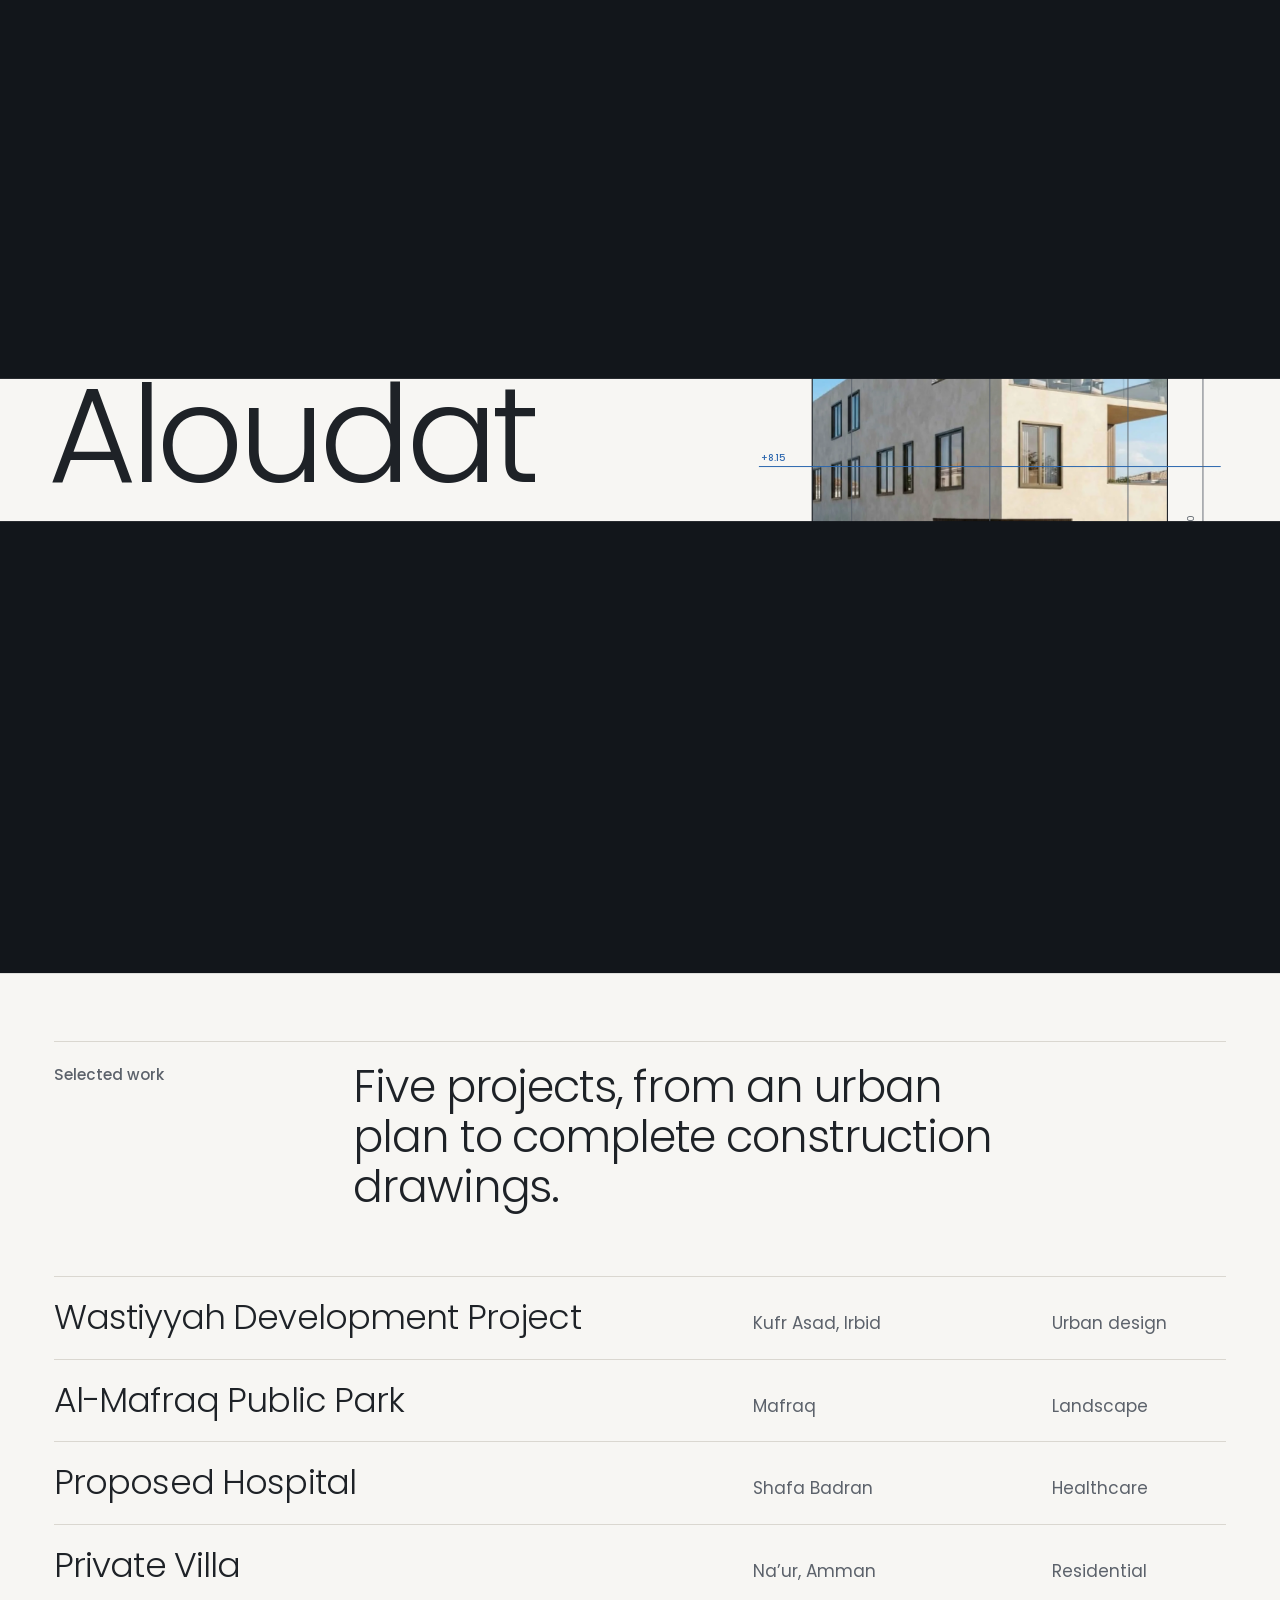
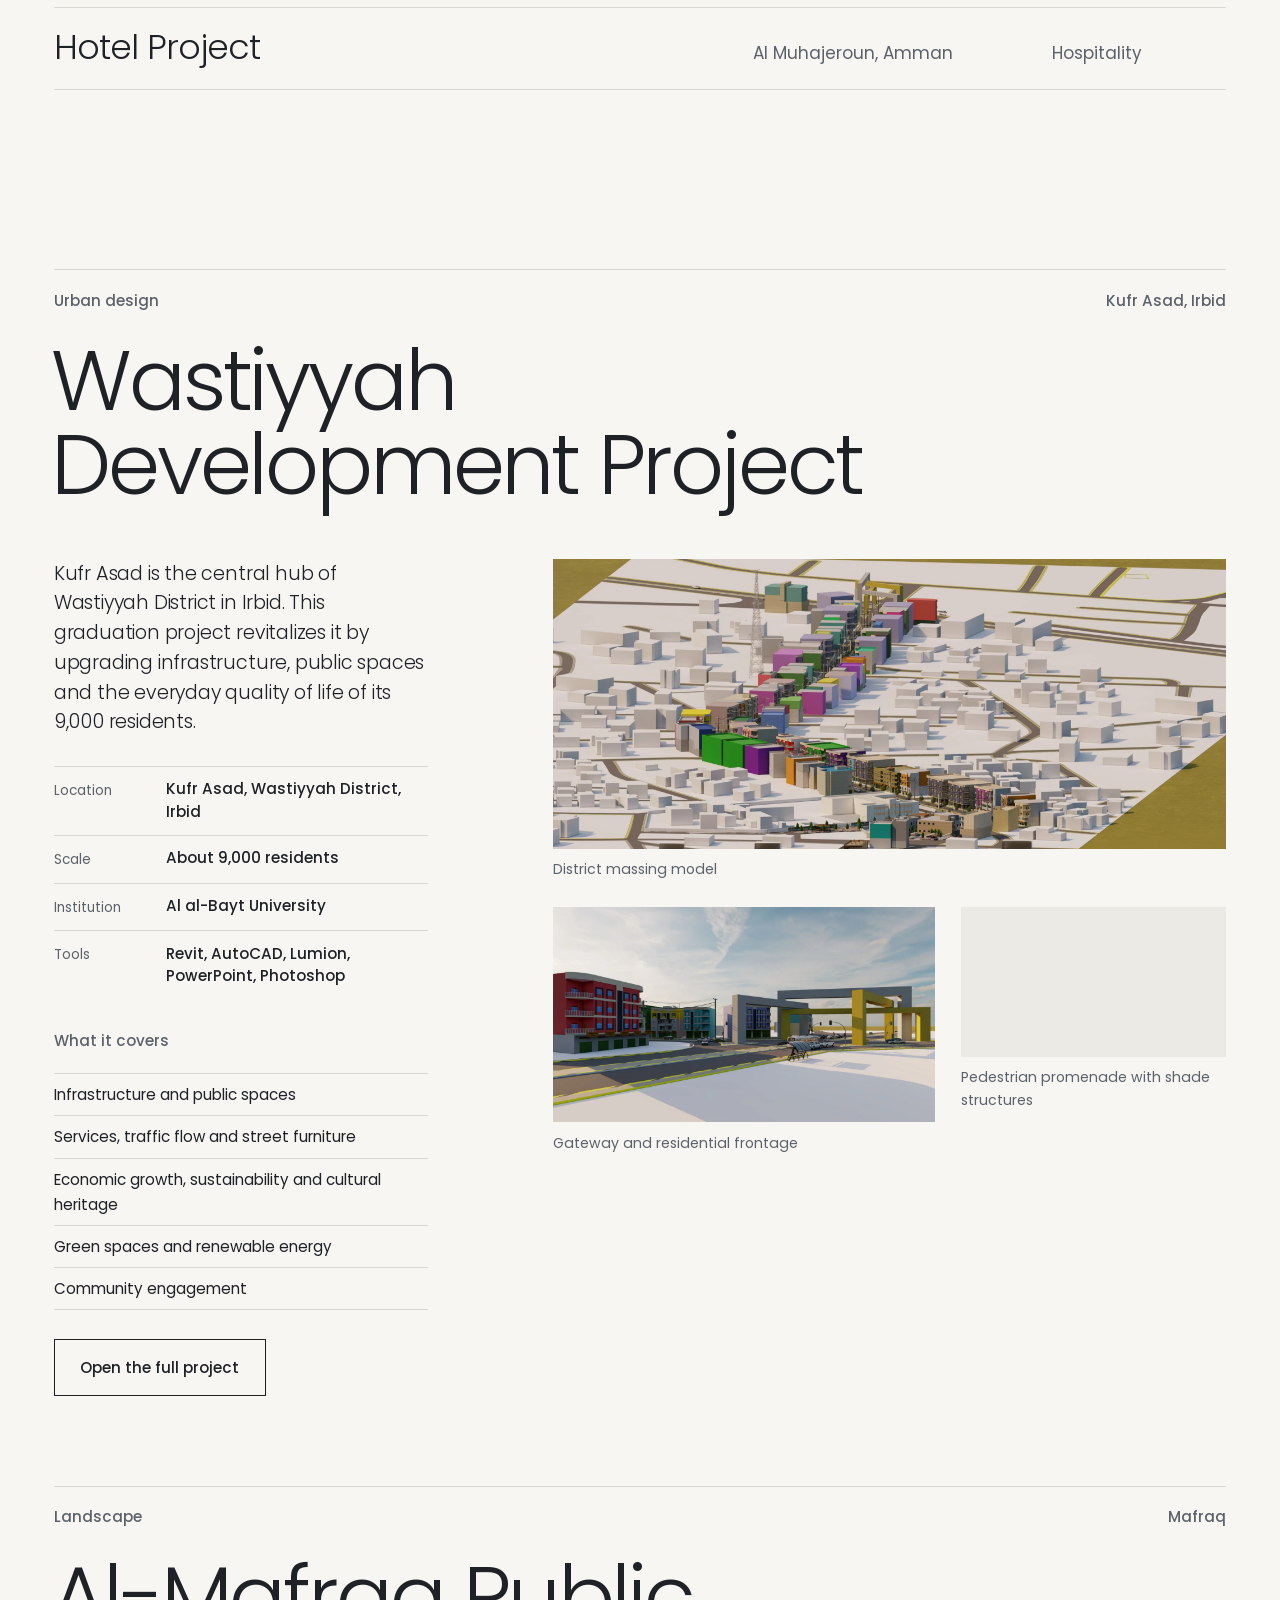
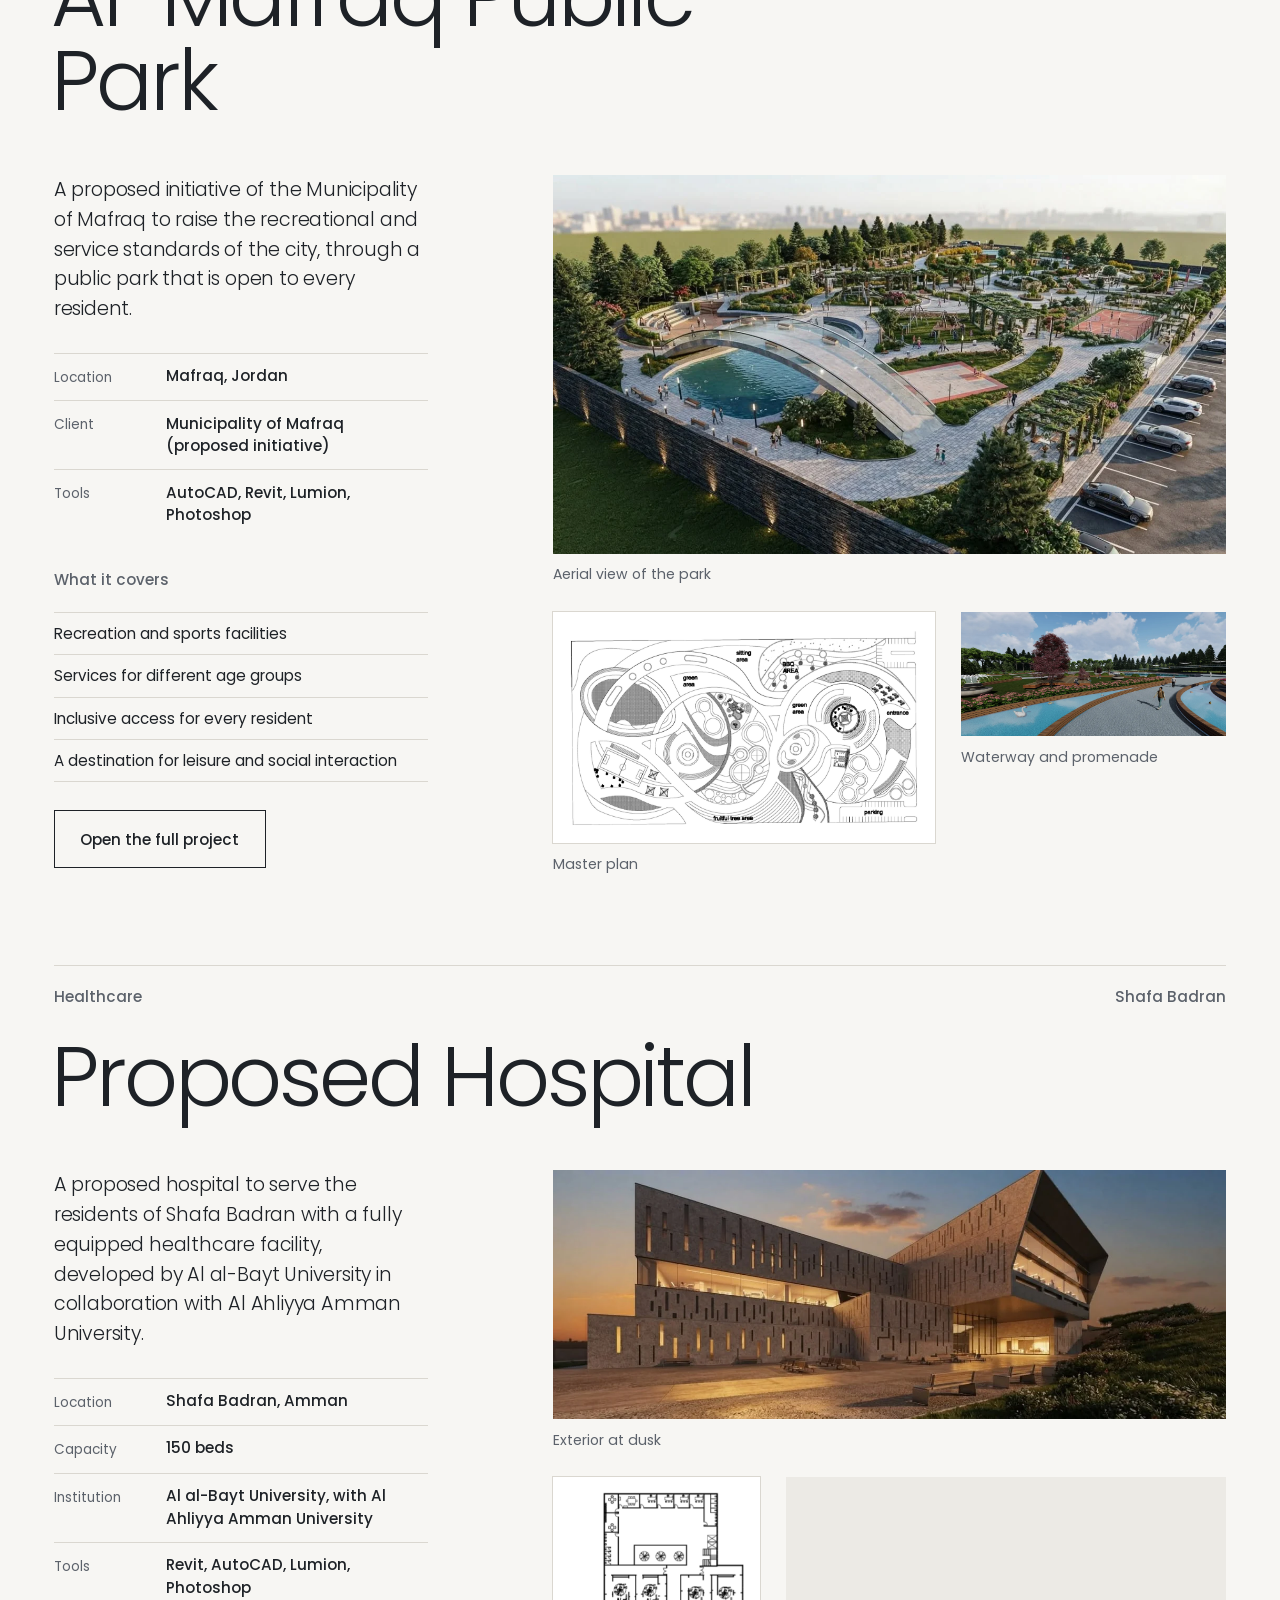
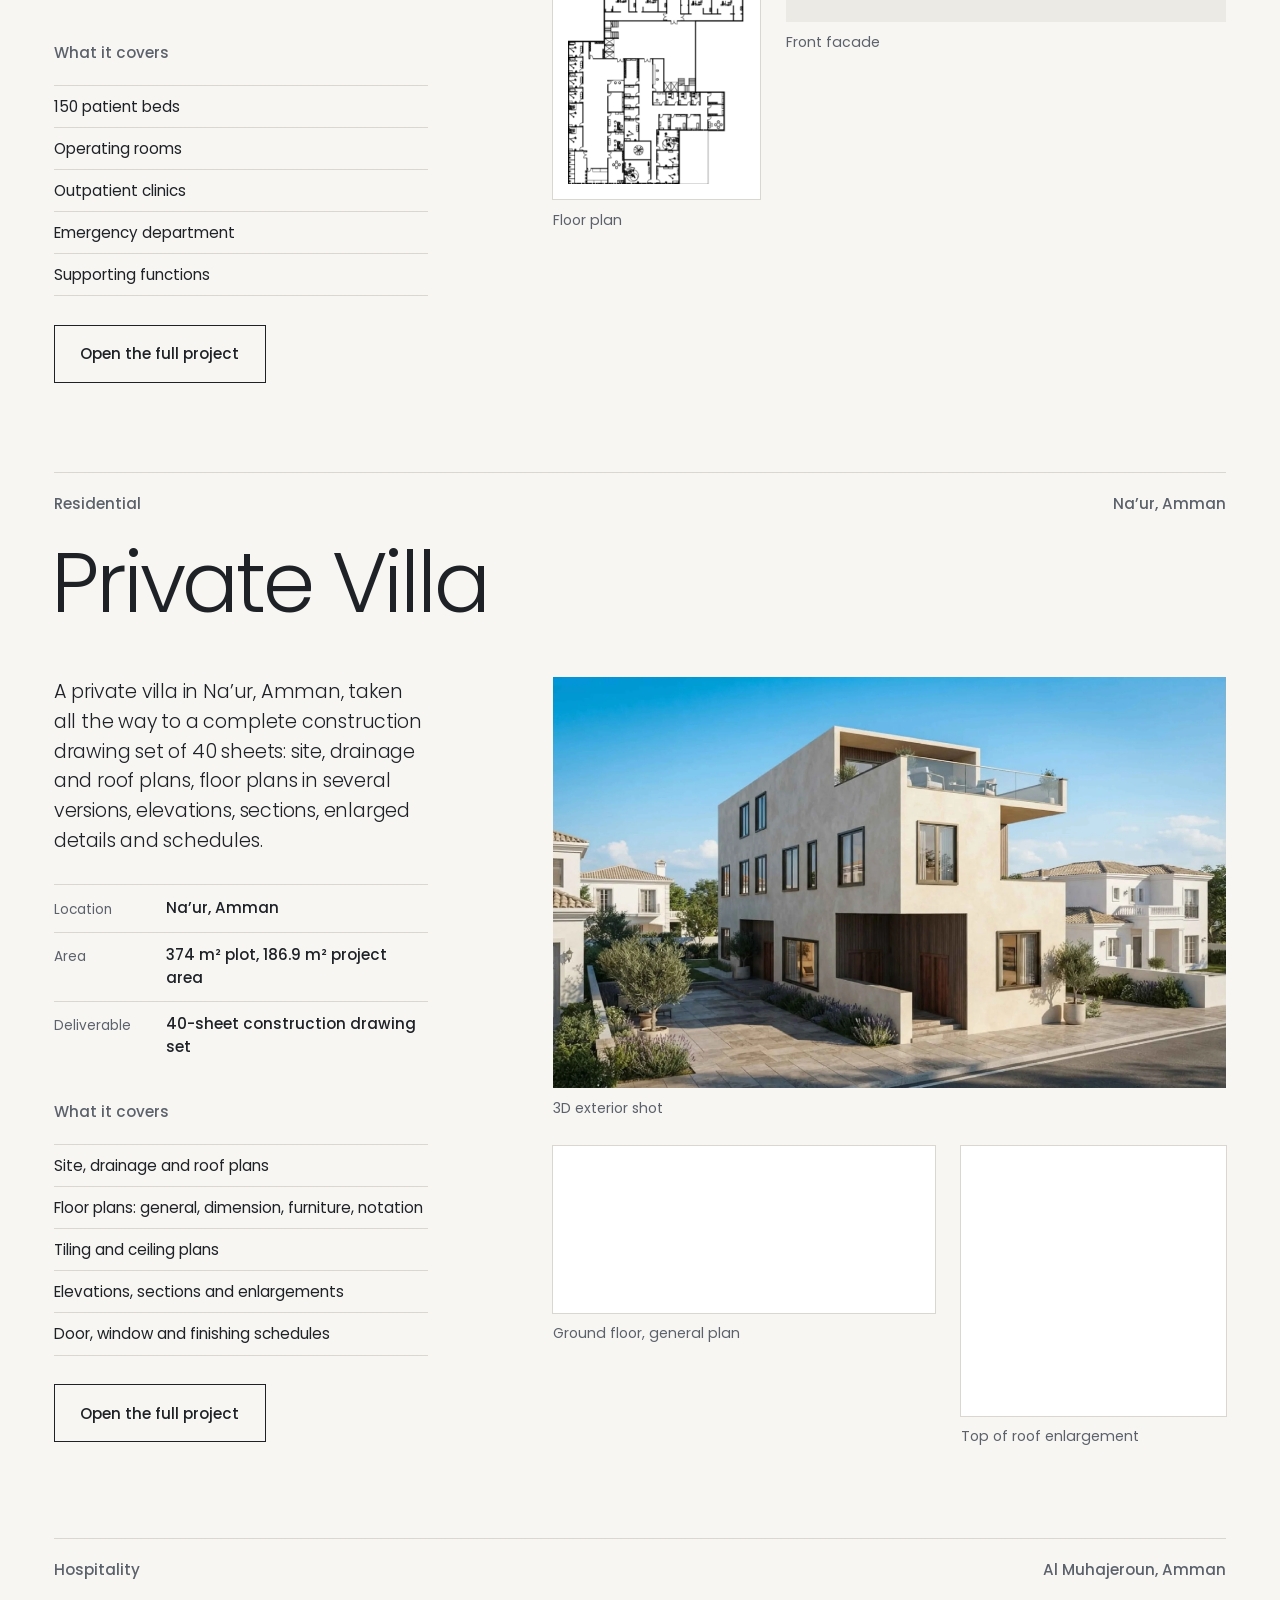
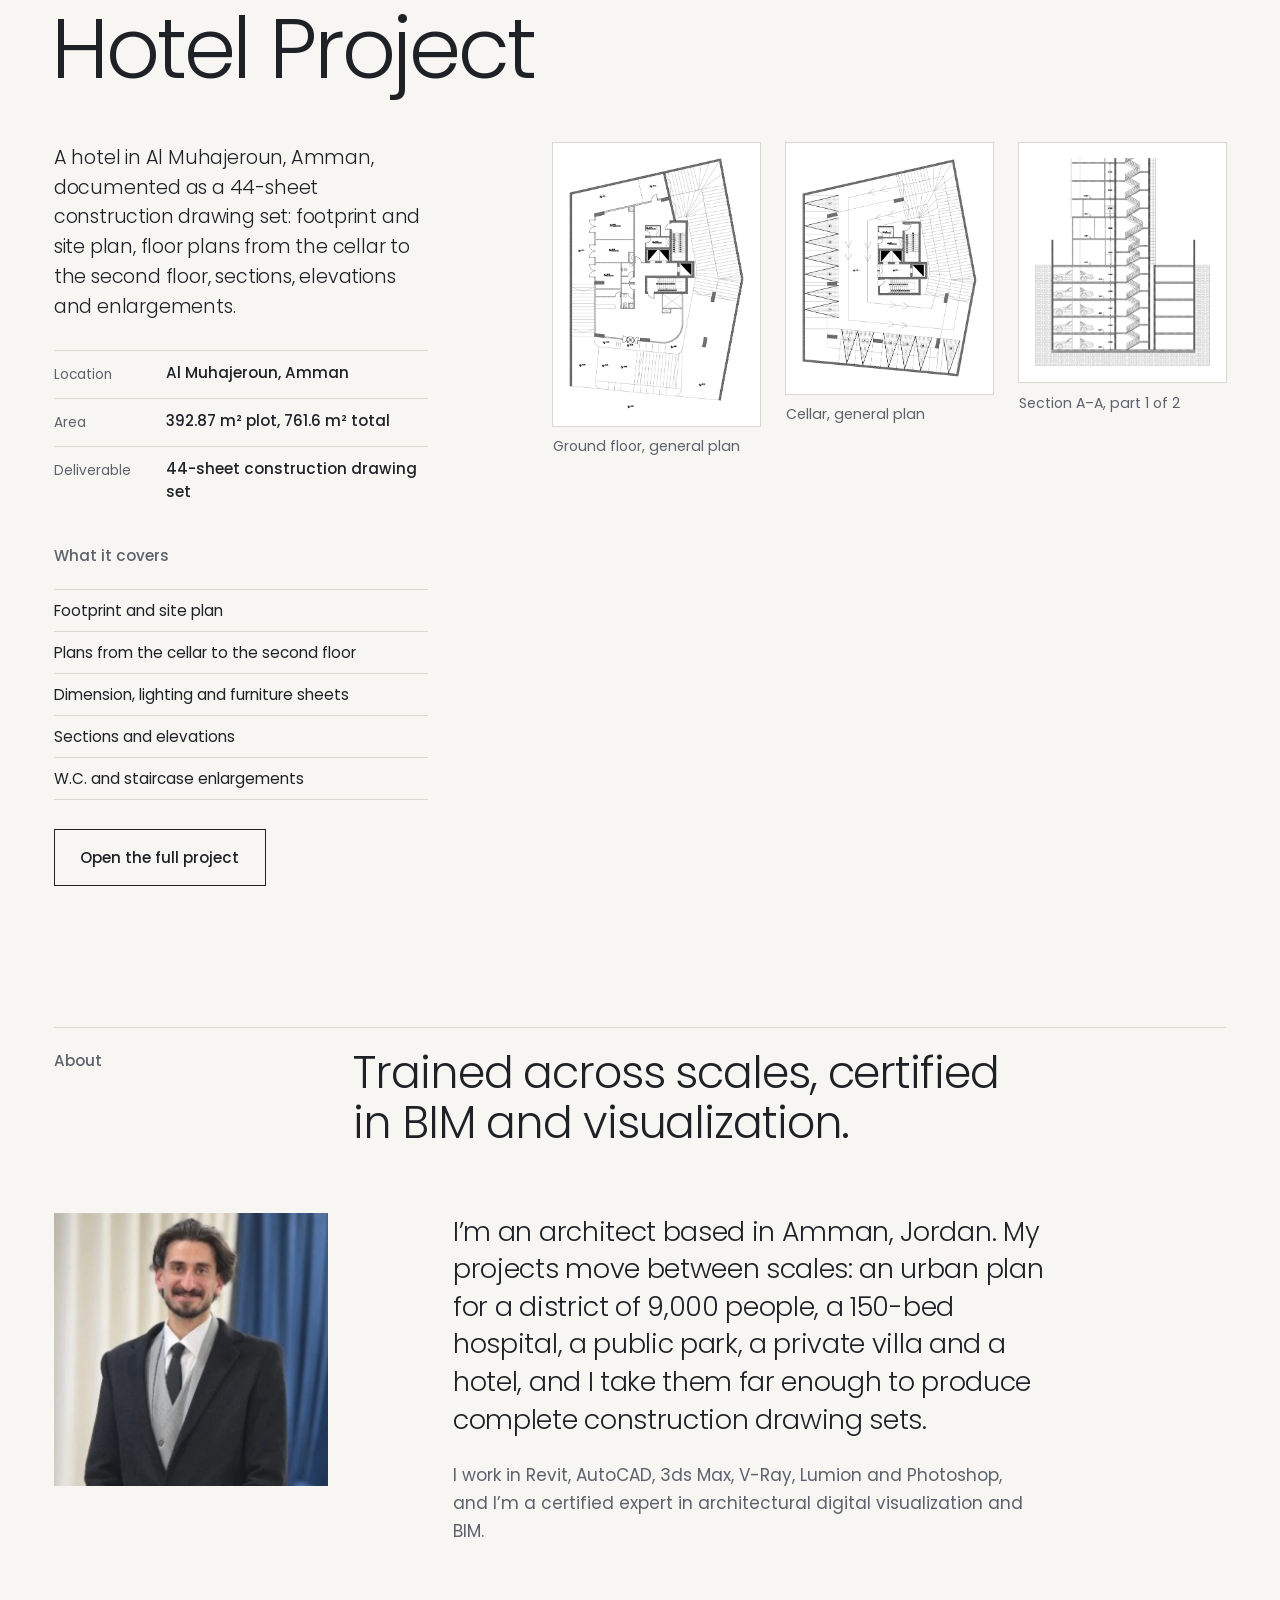
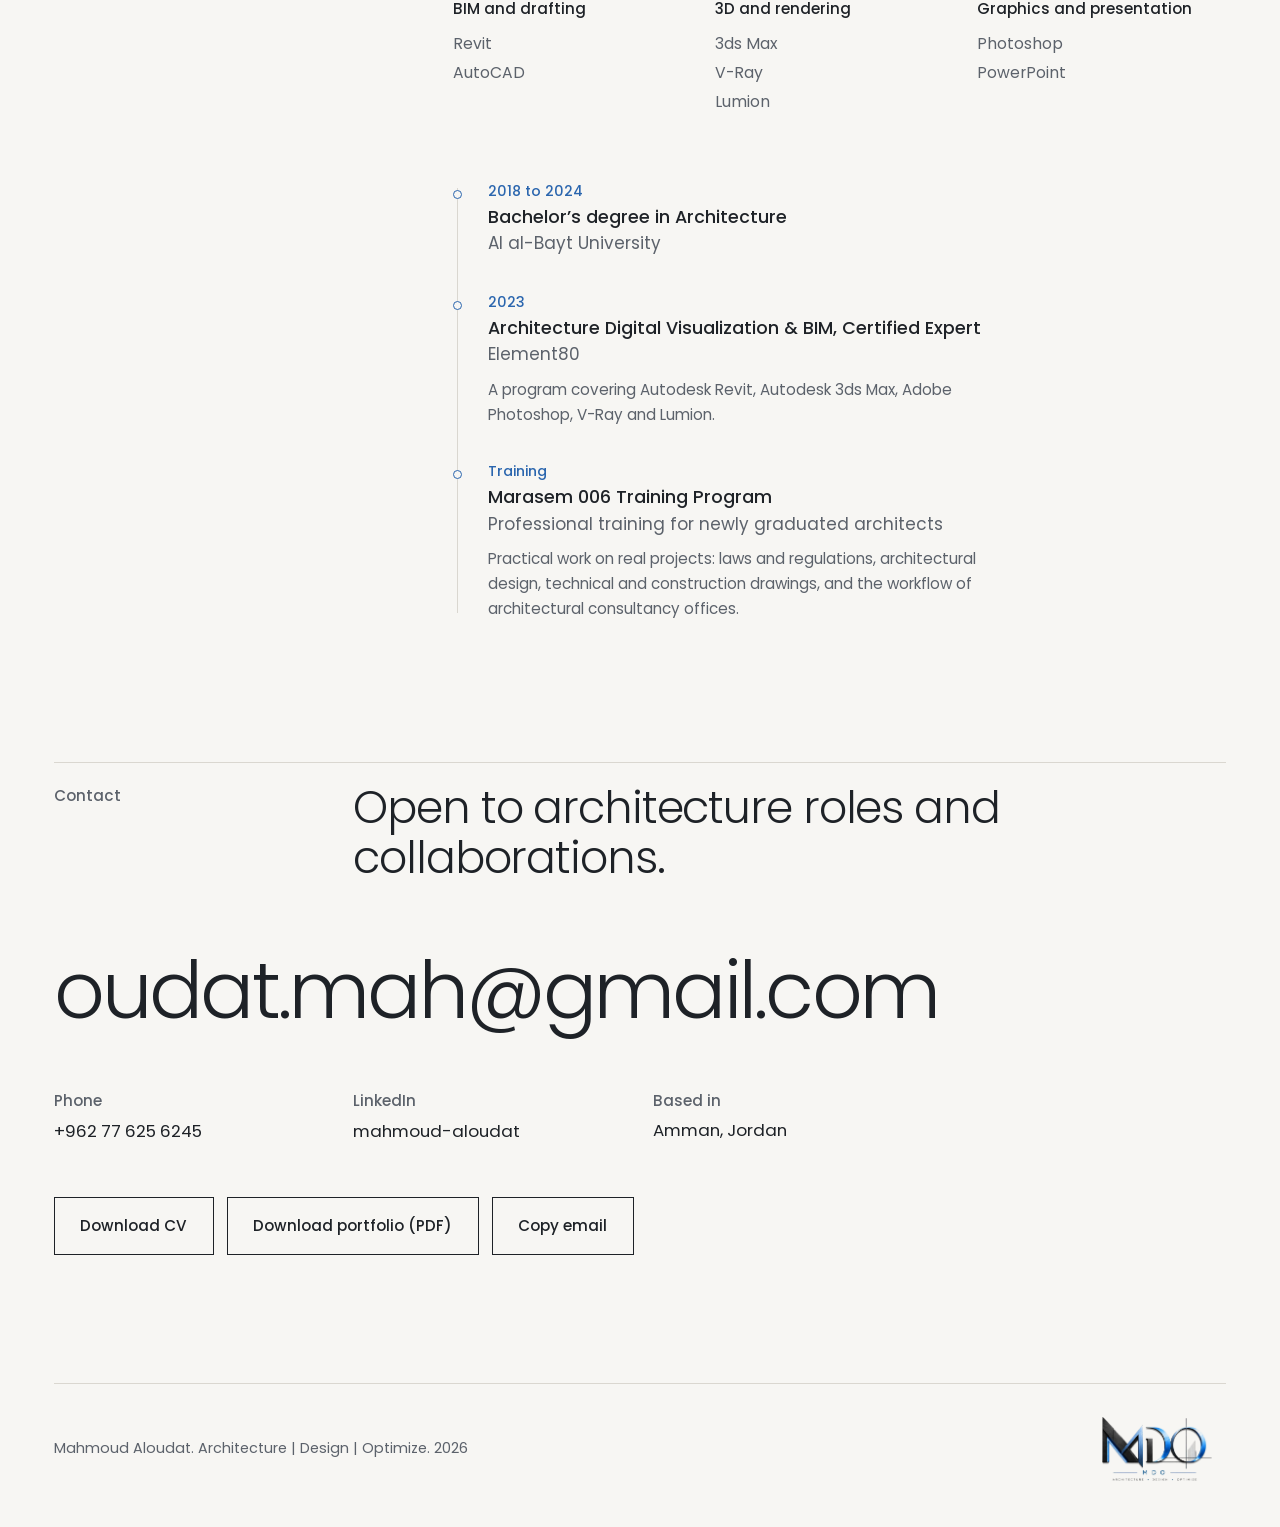
<file: index.html>
<!doctype html>
<html lang="en" data-theme="light">
<head>
<meta charset="utf-8">
<meta name="viewport" content="width=device-width, initial-scale=1">
<title>Mahmoud Aloudat | Architect, BIM and 3D visualization</title>
<meta name="description" content="Mahmoud Aloudat is an architect in Amman, Jordan, working across urban design, healthcare, hospitality and housing, from first plans to complete construction drawing sets.">
<meta name="theme-color" content="#F7F6F3">
<link rel="icon" href="favicon.svg" type="image/svg+xml">

<!-- Social preview. Replace the relative image path with your full address once the site is live, e.g. https://yourdomain.com/assets/img/og.jpg -->
<meta property="og:type" content="website">
<meta property="og:title" content="Mahmoud Aloudat | Architect">
<meta property="og:description" content="Urban design, healthcare, hospitality and housing, from first plans to complete construction drawing sets.">
<meta property="og:image" content="assets/img/og.jpg">
<meta name="twitter:card" content="summary_large_image">

<script type="application/ld+json">
{"@context":"https://schema.org","@type":"Person","name":"Mahmoud Aloudat","jobTitle":"Architect","email":"mailto:oudat.mah@gmail.com","telephone":"+962776256245","address":{"@type":"PostalAddress","addressLocality":"Amman","addressCountry":"JO"},"alumniOf":"Al al-Bayt University","sameAs":["https://www.linkedin.com/in/mahmoud-aloudat-42a15b354"]}
</script>

<link rel="stylesheet" href="css/style.css">
<script>
  (function () {
    var d = document.documentElement, t = null, first = false;
    d.classList.add("js");
    try { t = localStorage.getItem("theme"); } catch (e) {}
    if (!t) t = matchMedia("(prefers-color-scheme: dark)").matches ? "dark" : "light";
    d.setAttribute("data-theme", t);
    try { first = !sessionStorage.getItem("introSeen"); } catch (e) {}
    if (first && !matchMedia("(prefers-reduced-motion: reduce)").matches) d.classList.add("intro-on");
    window.__wipeFallback = setTimeout(function () { d.classList.add("force-show"); }, 9000);
  })();
</script>
<noscript><style>.wipe{display:none!important}</style></noscript>
</head>
<body class="home">
<div class="intro" id="intro" aria-hidden="true">
  <div class="intro-half top"></div><div class="intro-half bot"></div>
  <div class="intro-ui">
    <div class="intro-top"><span>MDO</span><span>Architecture, design, optimize</span></div>
    <div class="intro-main">
      <h2 class="intro-name"><span class="mask"><span>Mahmoud</span></span><span class="mask"><span>Aloudat</span></span></h2>
      <svg class="intro-bldg" viewBox="0 0 340 352" focusable="false">
        <path class="ln b-plinth" d="M14 348V334H266V348" pathLength="1"/>
        <path class="ln b-gf" d="M20 334V252.8H260V334" pathLength="1"/>
        <path class="ln b-gfw" d="M44 270H84V318H44Z" pathLength="1"/>
        <path class="ln b-gfw" d="M120 270H180V318H120Z" pathLength="1"/>
        <path class="ln b-gfw" d="M208 270H244V318H208Z" pathLength="1"/>
        <path class="ln b-ff" d="M52 252.8V171.6H292V252.8" pathLength="1"/>
        <path class="ln b-ffw" d="M76 190H116V236H76Z" pathLength="1"/>
        <path class="ln b-ffw" d="M148 190H188V236H148Z" pathLength="1"/>
        <path class="ln b-ffw" d="M220 190H268V236H220Z" pathLength="1"/>
        <path class="ln b-rf" d="M52 171.6V98H212V171.6" pathLength="1"/>
        <path class="ln b-rfw" d="M76 118H188V154H76Z" pathLength="1"/>
        <path class="ln b-par" d="M44 98H220" pathLength="1"/>
        <g class="lbl l1"><path d="M296 334H338"/><text x="298" y="329">+0.65</text></g>
        <g class="lbl l2"><path d="M296 252.8H338"/><text x="298" y="247.8">+4.40</text></g>
        <g class="lbl l3"><path d="M296 171.6H338"/><text x="298" y="166.6">+8.15</text></g>
        <g class="lbl l4"><path d="M296 98H338"/><text x="298" y="93">+11.55</text></g>
      </svg>
    </div>
    <div class="intro-foot">
      <i class="intro-rule"></i>
      <span class="intro-role">Architect, Amman, Jordan</span>
      <span class="intro-level"><b id="intro-lv">+0.00</b><small>m</small></span>
    </div>
  </div>
</div>

<a class="skip" href="#main">Skip to content</a>
<div class="wipe" aria-hidden="true"><span>Mahmoud Aloudat</span></div>
<div class="progress" aria-hidden="true"></div>
<div class="cursor" aria-hidden="true"><span></span></div>

<header class="nav" id="nav">
  <a class="brand" href="index.html" data-transition aria-label="Mahmoud Aloudat, home">Mahmoud Aloudat <small>Architect</small></a>
  <nav class="nav-links" aria-label="Main">
    <a href="#work">Work</a>
    <a href="#about">About</a>
    <a href="#contact">Contact</a>
    <a class="hide-sm" href="assets/cv.pdf" target="_blank" rel="noopener">CV</a>
    <button type="button" id="theme-btn" aria-label="Switch to dark theme">Dark</button>
  </nav>
</header>

<main id="main">
  <!-- ===================== Hero ===================== -->
  <section class="hero grid" aria-label="Introduction">
    <div class="hero-copy">
      <h1 class="hero-name" aria-label="Mahmoud Aloudat">
        <span class="mask"><span>Mahmoud</span></span>
        <span class="mask"><span>Aloudat</span></span>
      </h1>
      <p class="hero-lead" id="hero-lead">Architect working from urban plans to construction details: a district, a hospital, a park, a villa and a hotel.</p>
      <div class="hero-meta" id="hero-meta">
        <div><b>Architect</b>BIM and 3D visualization</div>
        <div><b>Based in</b>Amman, Jordan</div>
      </div>
    </div>

    <!-- The sheet: levels, axes and dimensions are taken from the villa drawings (+0.65, +4.40, +8.15, +11.55). -->
    <div class="sheet" id="sheet" aria-hidden="true">
      <div class="sheet-img" id="sheet-img"><img src="assets/img/hero-sheet.webp" width="1100" height="1341" alt=""></div>
      <svg viewBox="0 0 480 560" preserveAspectRatio="none" focusable="false">
        <rect class="ln fr" x="60" y="60" width="360" height="440" pathLength="1"/>
        <path class="ln ax" d="M100 40V532" pathLength="1"/>
        <path class="ln ax" d="M240 40V532" pathLength="1"/>
        <path class="ln ax" d="M380 40V532" pathLength="1"/>
        <g class="bub"><circle class="bubble" cx="100" cy="28" r="11"/><text x="100" y="31.4" text-anchor="middle">C</text></g>
        <g class="bub"><circle class="bubble" cx="240" cy="28" r="11"/><text x="240" y="31.4" text-anchor="middle">B</text></g>
        <g class="bub"><circle class="bubble" cx="380" cy="28" r="11"/><text x="380" y="31.4" text-anchor="middle">A</text></g>
        <path class="ln lv" d="M6 480H474" pathLength="1"/>
        <path class="ln lv" d="M6 370H474" pathLength="1"/>
        <path class="ln lv" d="M6 260H474" pathLength="1"/>
        <path class="ln lv" d="M6 160H474" pathLength="1"/>
        <text class="lvl lt" x="8" y="474">+0.65</text>
        <text class="lvl lt" x="8" y="364">+4.40</text>
        <text class="lvl lt" x="8" y="254">+8.15</text>
        <text class="lvl lt" x="8" y="154">+11.55</text>
        <path class="ln dim" d="M456 160V480M450 160H462M450 480H462" pathLength="1"/>
        <text class="lt" transform="translate(447 322) rotate(-90)" text-anchor="middle">10.90</text>
        <text class="lt" x="60" y="526">Private Villa, Na’ur, Amman</text>
        <text class="lt" x="420" y="526" text-anchor="end">1:100</text>
      </svg>
    </div>
  </section>

  <!-- ===================== Work ===================== -->
  <section class="sec wrap" id="work" aria-labelledby="work-h">
    <div class="sec-head grid">
      <h2 class="sec-label" id="work-h">Selected work</h2>
      <p class="sec-lead">Five projects, from an urban plan to complete construction drawings.</p>
    </div>
    <div class="work-list" id="work-list"></div>
    <div class="chaps" id="chaps"></div>
  </section>
  <div class="work-preview" id="work-preview" aria-hidden="true"></div>

  <!-- ===================== About ===================== -->
  <section class="sec wrap" id="about" aria-labelledby="about-h">
    <div class="sec-head grid">
      <h2 class="sec-label" id="about-h">About</h2>
      <p class="sec-lead">Trained across scales, certified in BIM and visualization.</p>
    </div>
    <div class="about-body grid">
      <div class="about-photo"><div class="frame" id="about-frame"><img id="about-img" src="assets/img/mahmoud.webp" width="560" height="560" alt="Portrait of Mahmoud Aloudat" loading="lazy"></div></div>
      <div class="about-text">
        <p class="p1" id="bio1"></p>
        <p class="p2" id="bio2"></p>
        <div class="soft" id="soft"></div>
        <div class="timeline" id="timeline"><div class="rail"><i></i></div></div>
      </div>
    </div>
  </section>

  <!-- ===================== Contact ===================== -->
  <section class="sec wrap" id="contact" aria-labelledby="contact-h">
    <div class="sec-head grid">
      <h2 class="sec-label" id="contact-h">Contact</h2>
      <p class="sec-lead">Open to architecture roles and collaborations.</p>
    </div>
    <div class="contact-body">
      <a class="big-mail ulink" id="mail" href="mailto:oudat.mah@gmail.com" data-cursor="Email">oudat.mah@gmail.com</a>
      <div class="contact-cols grid">
        <div><h3>Phone</h3><a class="ulink" id="tel" href="tel:+962776256245">+962 77 625 6245</a></div>
        <div><h3>LinkedIn</h3><a class="ulink" id="li" href="https://www.linkedin.com/in/mahmoud-aloudat-42a15b354" target="_blank" rel="noopener">mahmoud-aloudat</a></div>
        <div><h3>Based in</h3><p>Amman, Jordan</p></div>
      </div>
      <div class="contact-cta btn-row">
        <a class="btn" href="assets/cv.pdf" target="_blank" rel="noopener">Download CV</a>
        <a class="btn" href="assets/portfolio.pdf" target="_blank" rel="noopener">Download portfolio (PDF)</a>
        <button class="btn" type="button" id="copy-mail">Copy email</button><span class="copy-note" id="copy-note" role="status"></span>
      </div>
    </div>
  </section>
</main>

<footer class="foot wrap">
  <div class="foot-inner">
    <span id="year-line">Mahmoud Aloudat. Architecture, design, optimize.</span>
    <span class="logo-plate"><img src="assets/img/logo.webp" width="110" height="63" alt="MDO, Architecture Design Optimize" loading="lazy"></span>
  </div>
</footer>

<script src="js/vendor/gsap.min.js" defer></script>
<script src="js/vendor/ScrollTrigger.min.js" defer></script>
<script src="js/vendor/lenis.min.js" defer></script>
<script src="js/content.js" defer></script>
<script src="js/main.js" defer></script>
<script src="js/home.js" defer></script>
</body>
</html>
</file>
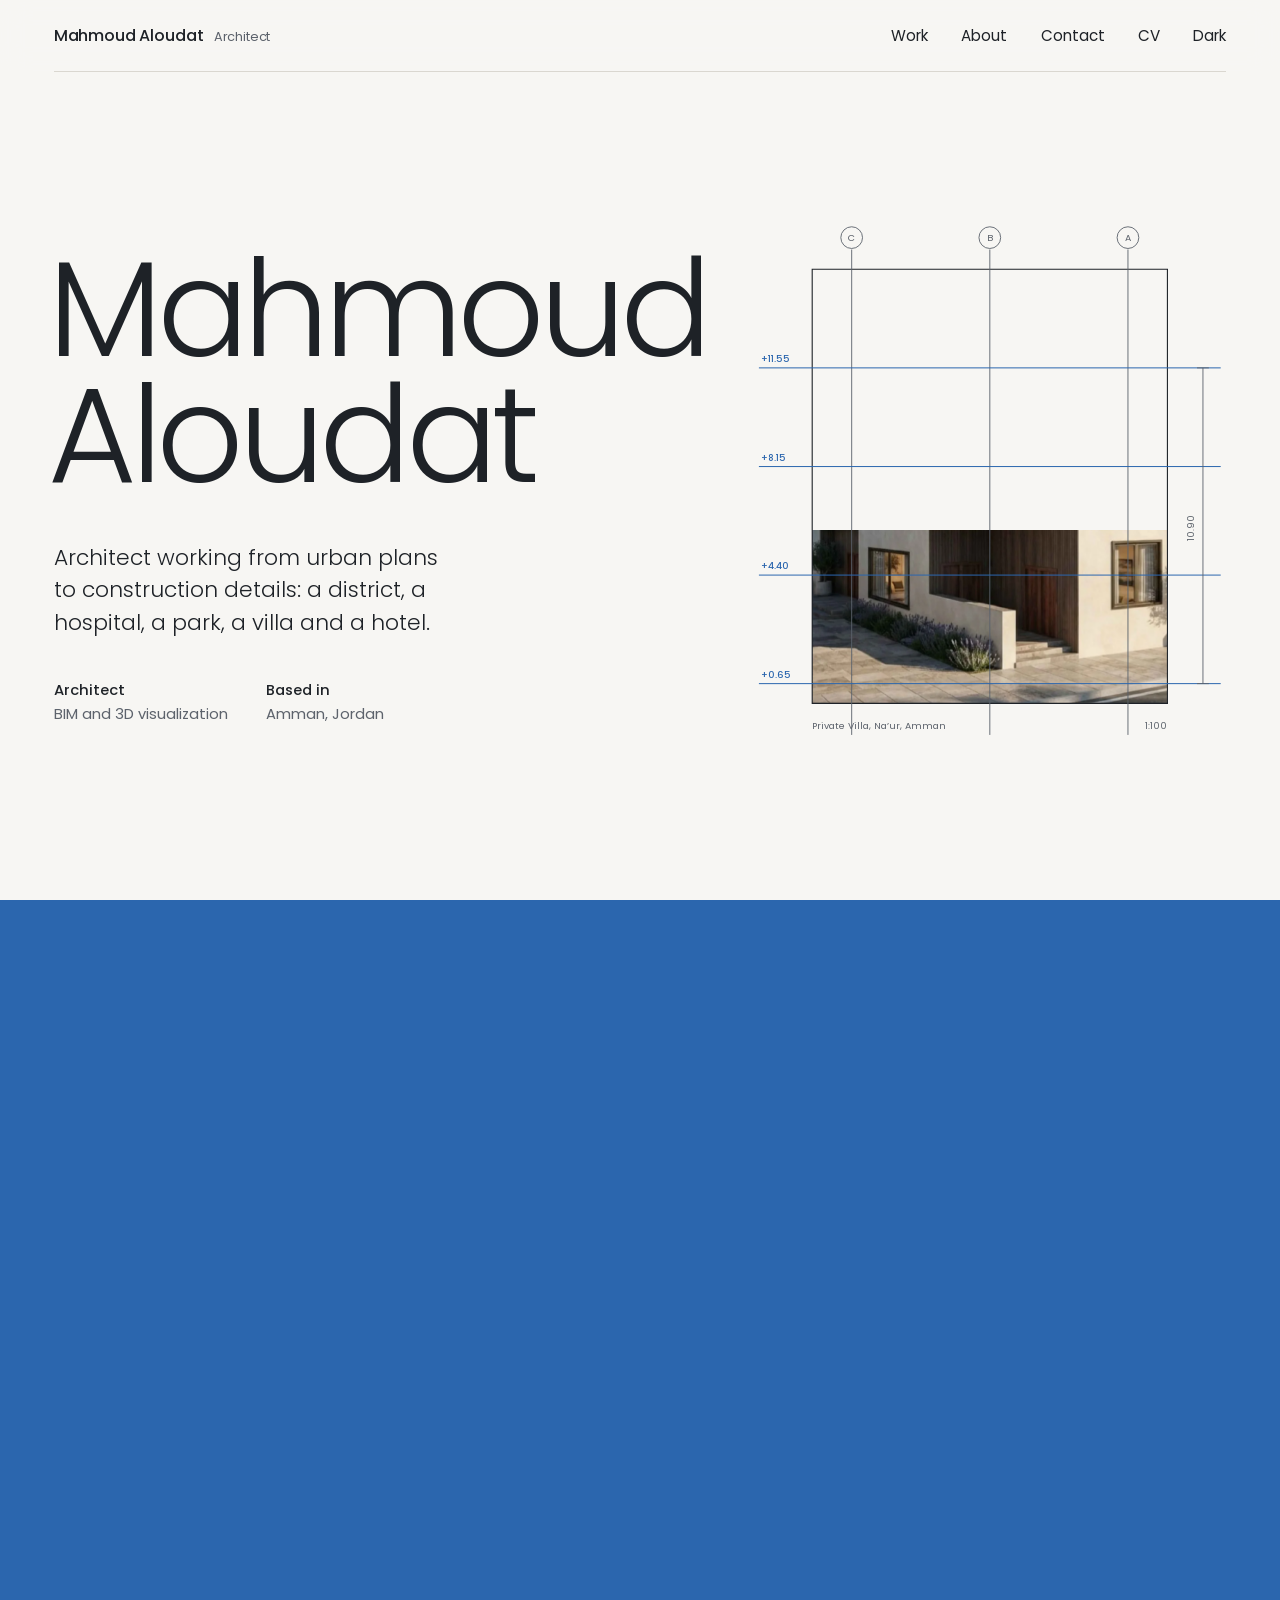
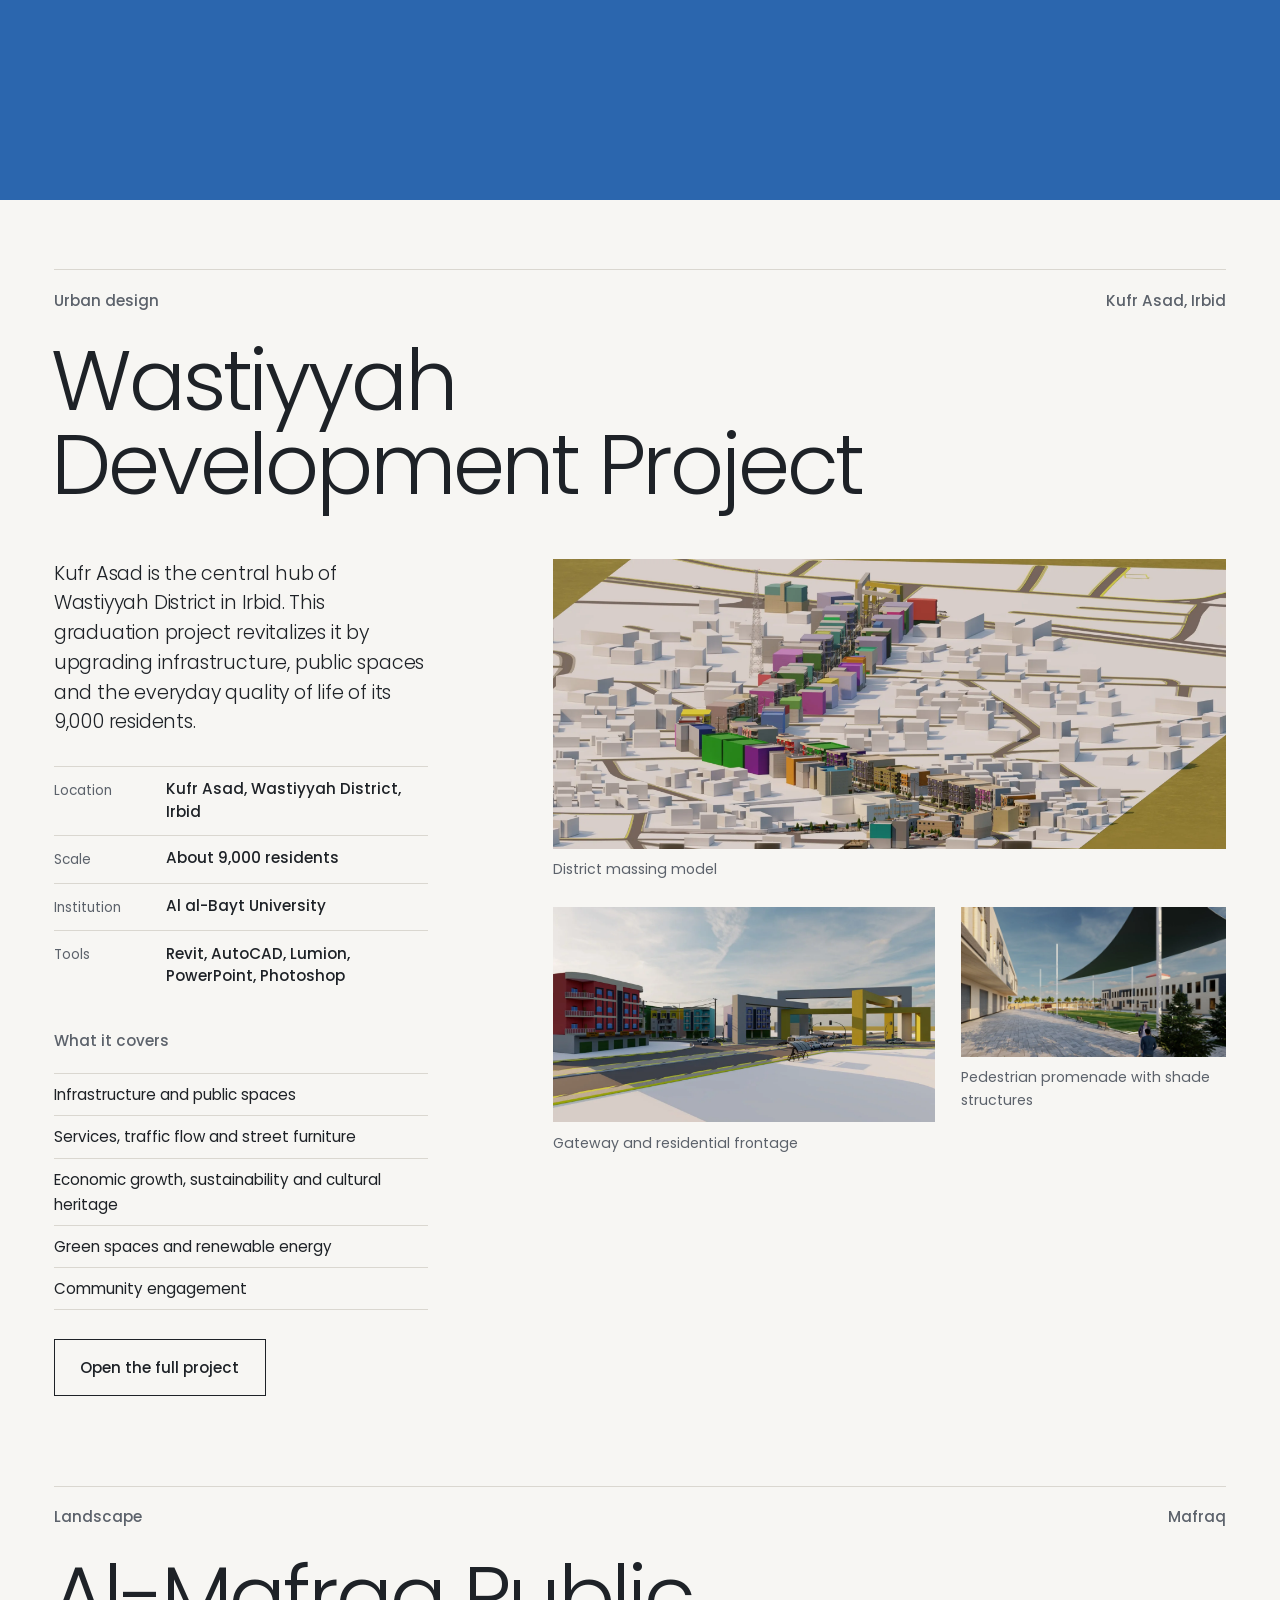
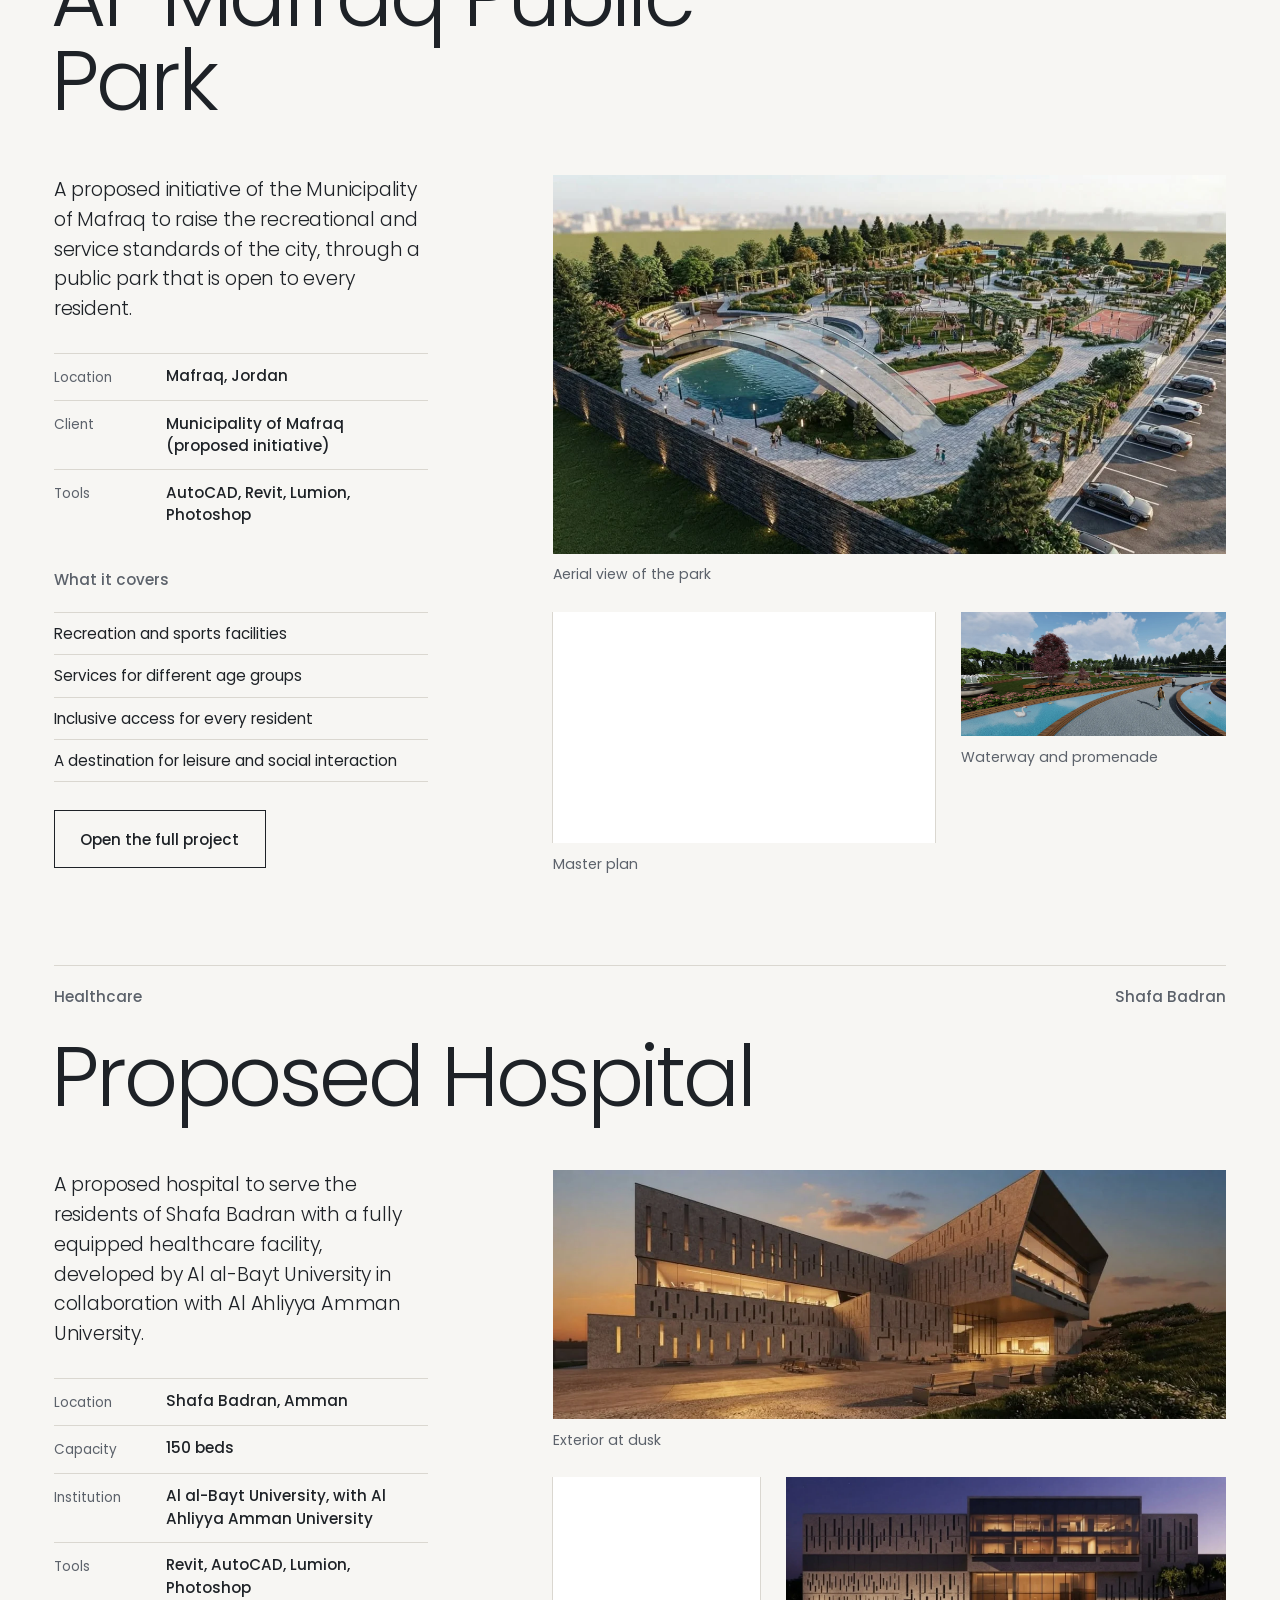
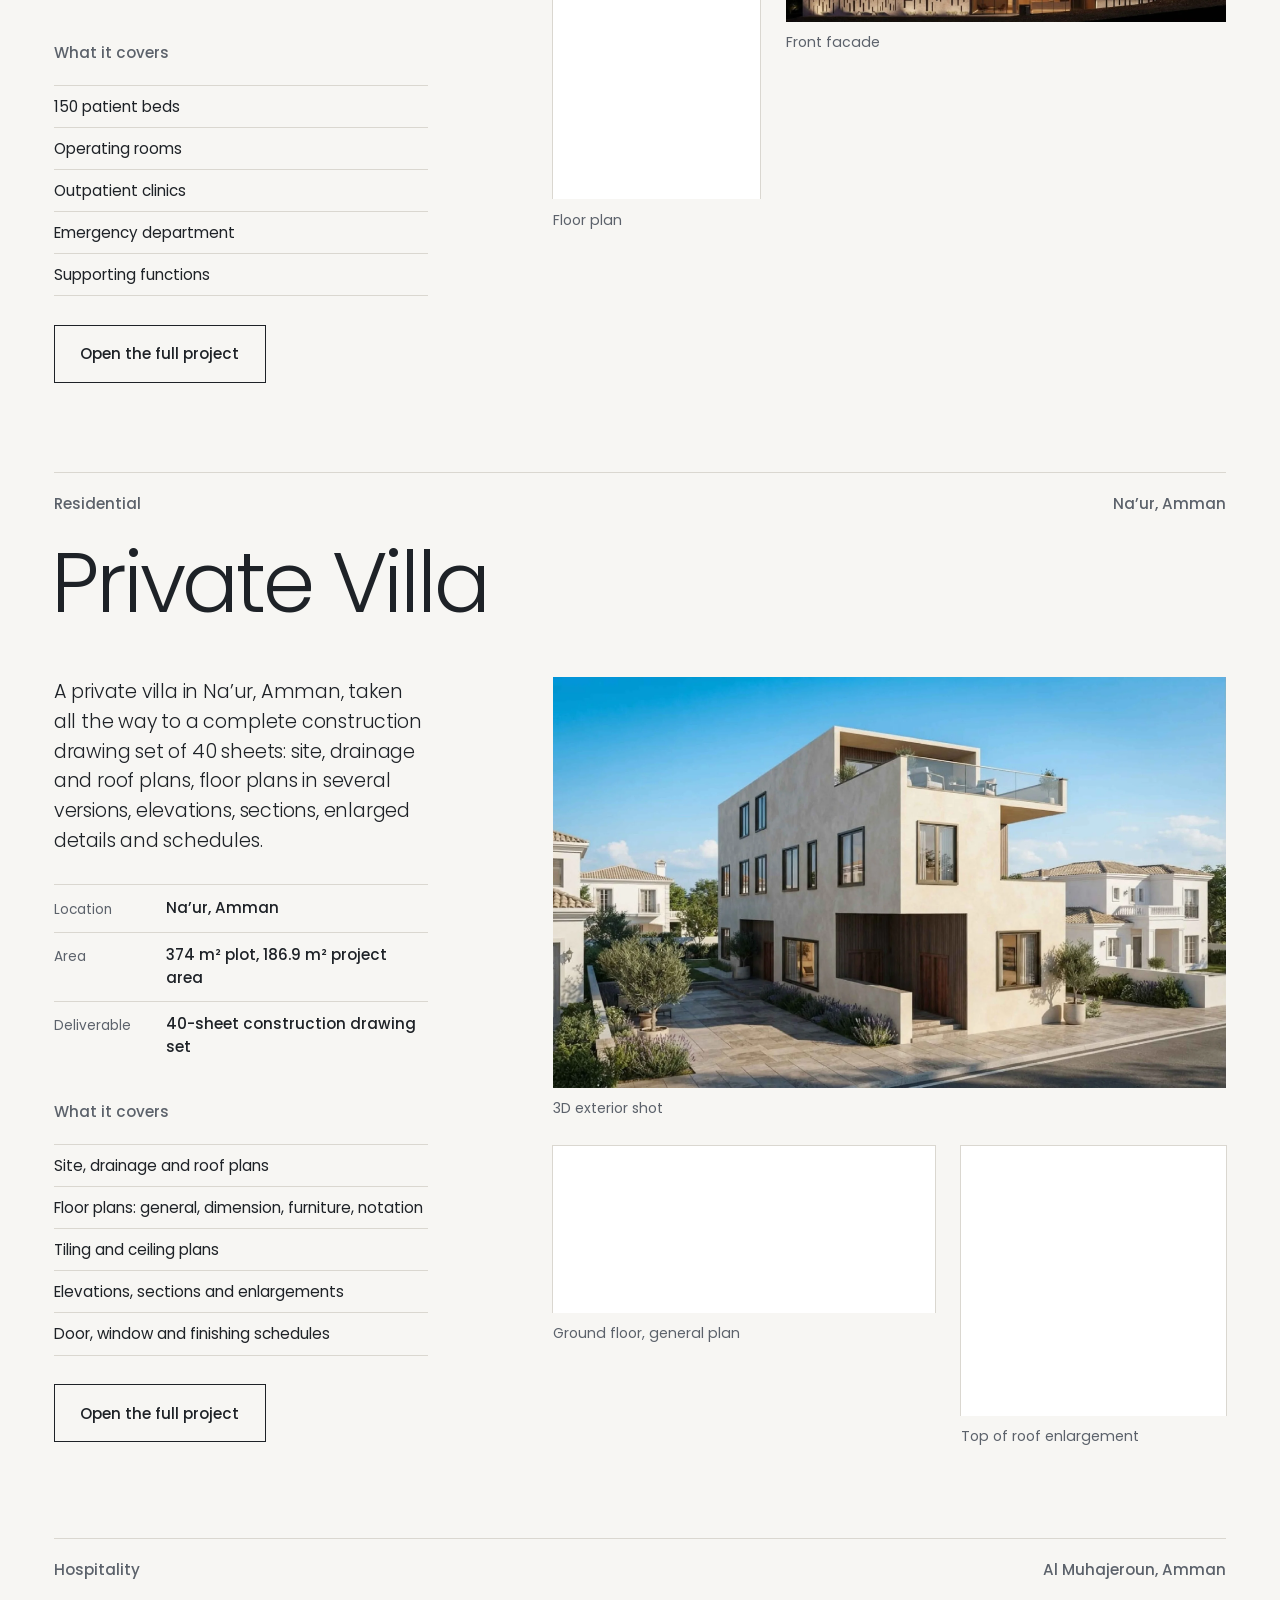
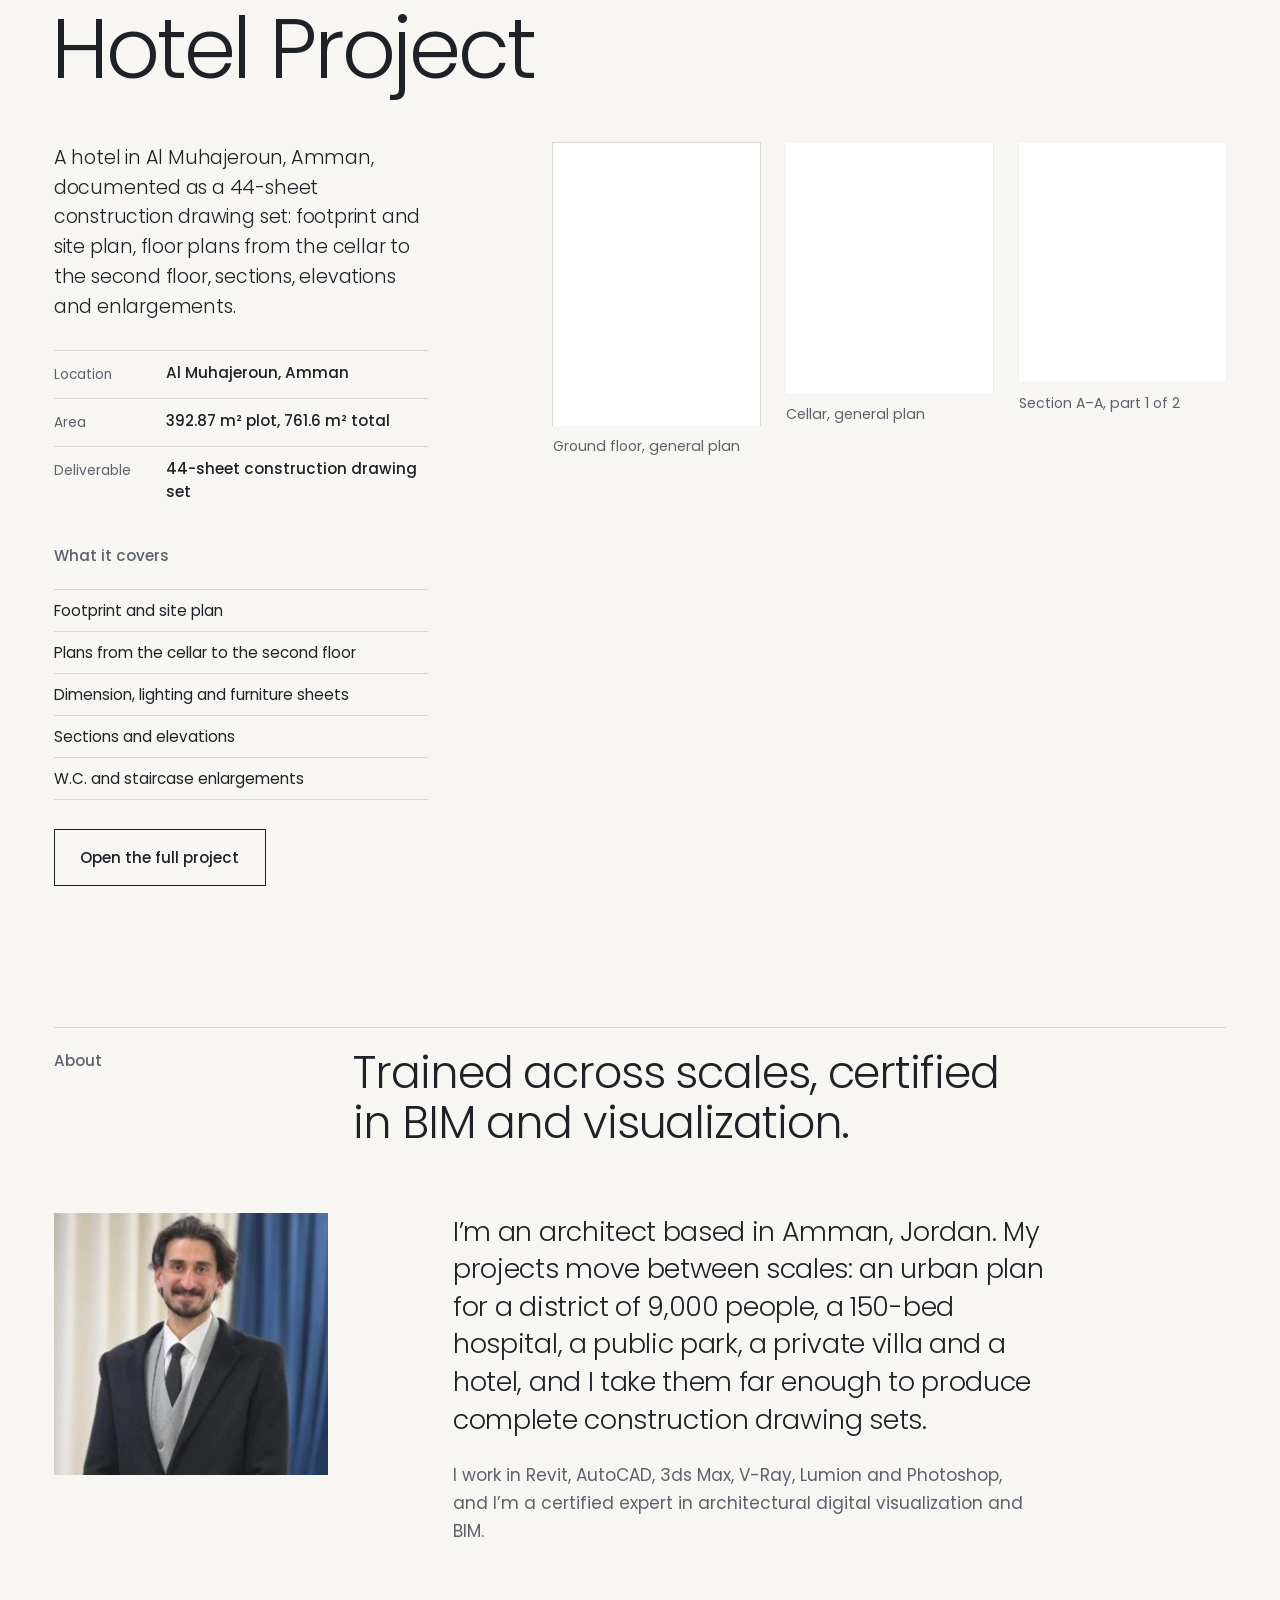
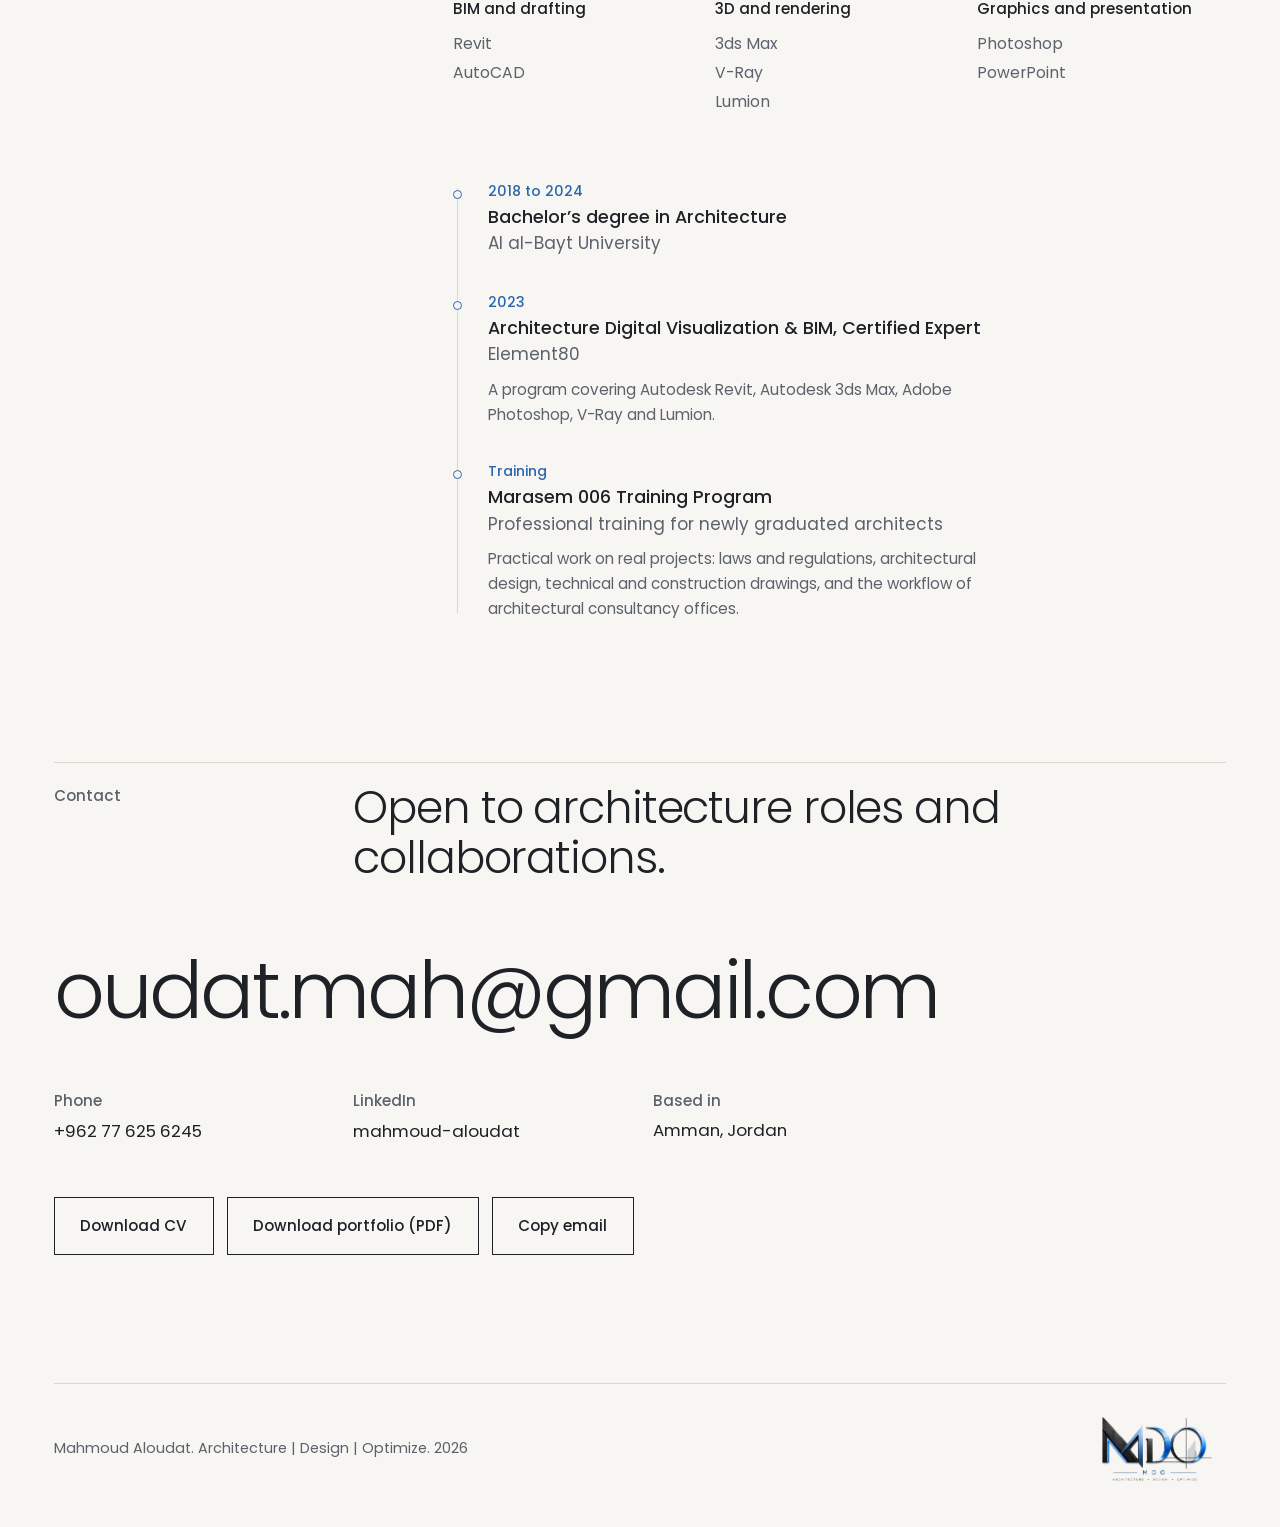
<file: project.html>
<!doctype html>
<html lang="en" data-theme="light">
<head>
<meta charset="utf-8">
<meta name="viewport" content="width=device-width, initial-scale=1">
<title>Project | Mahmoud Aloudat</title>
<meta name="description" content="Architecture project by Mahmoud Aloudat.">
<meta name="theme-color" content="#F7F6F3">
<link rel="icon" href="favicon.svg" type="image/svg+xml">
<meta property="og:type" content="article">
<meta property="og:title" content="Project | Mahmoud Aloudat">
<meta property="og:image" content="assets/img/og.jpg">
<meta name="twitter:card" content="summary_large_image">
<link rel="stylesheet" href="css/style.css">
<script>
  (function () {
    var d = document.documentElement, t = null, first = false;
    d.classList.add("js");
    try { t = localStorage.getItem("theme"); } catch (e) {}
    if (!t) t = matchMedia("(prefers-color-scheme: dark)").matches ? "dark" : "light";
    d.setAttribute("data-theme", t);
    try { first = !sessionStorage.getItem("introSeen"); } catch (e) {}
    if (first && !matchMedia("(prefers-reduced-motion: reduce)").matches) d.classList.add("intro-on");
    window.__wipeFallback = setTimeout(function () { d.classList.add("force-show"); }, 9000);
  })();
</script>
<noscript><style>.wipe{display:none!important}</style></noscript>
</head>
<body class="project">
<div class="intro" id="intro" aria-hidden="true">
  <div class="intro-half top"></div><div class="intro-half bot"></div>
  <div class="intro-ui">
    <div class="intro-top"><span>MDO</span><span>Architecture, design, optimize</span></div>
    <div class="intro-main">
      <h2 class="intro-name"><span class="mask"><span>Mahmoud</span></span><span class="mask"><span>Aloudat</span></span></h2>
      <svg class="intro-bldg" viewBox="0 0 340 352" focusable="false">
        <path class="ln b-plinth" d="M14 348V334H266V348" pathLength="1"/>
        <path class="ln b-gf" d="M20 334V252.8H260V334" pathLength="1"/>
        <path class="ln b-gfw" d="M44 270H84V318H44Z" pathLength="1"/>
        <path class="ln b-gfw" d="M120 270H180V318H120Z" pathLength="1"/>
        <path class="ln b-gfw" d="M208 270H244V318H208Z" pathLength="1"/>
        <path class="ln b-ff" d="M52 252.8V171.6H292V252.8" pathLength="1"/>
        <path class="ln b-ffw" d="M76 190H116V236H76Z" pathLength="1"/>
        <path class="ln b-ffw" d="M148 190H188V236H148Z" pathLength="1"/>
        <path class="ln b-ffw" d="M220 190H268V236H220Z" pathLength="1"/>
        <path class="ln b-rf" d="M52 171.6V98H212V171.6" pathLength="1"/>
        <path class="ln b-rfw" d="M76 118H188V154H76Z" pathLength="1"/>
        <path class="ln b-par" d="M44 98H220" pathLength="1"/>
        <g class="lbl l1"><path d="M296 334H338"/><text x="298" y="329">+0.65</text></g>
        <g class="lbl l2"><path d="M296 252.8H338"/><text x="298" y="247.8">+4.40</text></g>
        <g class="lbl l3"><path d="M296 171.6H338"/><text x="298" y="166.6">+8.15</text></g>
        <g class="lbl l4"><path d="M296 98H338"/><text x="298" y="93">+11.55</text></g>
      </svg>
    </div>
    <div class="intro-foot">
      <i class="intro-rule"></i>
      <span class="intro-role">Architect, Amman, Jordan</span>
      <span class="intro-level"><b id="intro-lv">+0.00</b><small>m</small></span>
    </div>
  </div>
</div>

<a class="skip" href="#main">Skip to content</a>
<div class="wipe" aria-hidden="true"><span>Mahmoud Aloudat</span></div>
<div class="progress" aria-hidden="true"></div>
<div class="cursor" aria-hidden="true"><span></span></div>

<header class="nav" id="nav">
  <a class="brand" href="index.html" data-transition aria-label="Mahmoud Aloudat, home">Mahmoud Aloudat <small>Architect</small></a>
  <nav class="nav-links" aria-label="Main">
    <a href="index.html#work" data-transition>Work</a>
    <a href="index.html#about" data-transition>About</a>
    <a href="index.html#contact" data-transition>Contact</a>
    <a class="hide-sm" href="assets/cv.pdf" target="_blank" rel="noopener">CV</a>
    <button type="button" id="theme-btn" aria-label="Switch to dark theme">Dark</button>
  </nav>
</header>

<main id="main"></main>

<footer class="foot wrap">
  <div class="foot-inner">
    <span>Mahmoud Aloudat. Architecture, design, optimize.</span>
    <span class="logo-plate"><img src="assets/img/logo.webp" width="110" height="63" alt="MDO, Architecture Design Optimize" loading="lazy"></span>
  </div>
</footer>

<script src="js/vendor/gsap.min.js" defer></script>
<script src="js/vendor/ScrollTrigger.min.js" defer></script>
<script src="js/vendor/lenis.min.js" defer></script>
<script src="js/content.js" defer></script>
<script src="js/main.js" defer></script>
<script src="js/project.js" defer></script>
</body>
</html>
</file>
<file: css/style.css>
/* ==========================================================================
   Mahmoud Aloudat - architect portfolio
   Tokens first, then base, then page sections. Palette comes from the MDO mark.
   ========================================================================== */

@font-face { font-family: "Poppins"; font-weight: 300; font-style: normal; font-display: swap; src: url("../assets/fonts/Poppins-Light.woff2") format("woff2"); }
@font-face { font-family: "Poppins"; font-weight: 400; font-style: normal; font-display: swap; src: url("../assets/fonts/Poppins-Regular.woff2") format("woff2"); }
@font-face { font-family: "Poppins"; font-weight: 500; font-style: normal; font-display: swap; src: url("../assets/fonts/Poppins-Medium.woff2") format("woff2"); }
@font-face { font-family: "Poppins"; font-weight: 600; font-style: normal; font-display: swap; src: url("../assets/fonts/Poppins-SemiBold.woff2") format("woff2"); }

:root {
  --bg: #F7F6F3;
  --surface: #ECEAE5;
  --ink: #1E2227;
  --muted: #5C626B;
  --accent: #2B66AE;
  --line: #DAD7D0;
  --on-accent: #FFFFFF;
  --paper: #FFFFFF;

  --gutter: clamp(20px, 4.2vw, 72px);
  --nav-h: 72px;
  --ease: cubic-bezier(.22, .8, .24, 1);
  color-scheme: light;
}
html[data-theme="dark"] {
  --bg: #12161B;
  --surface: #1A1F26;
  --ink: #EDEEF0;
  --muted: #9AA1AB;
  --accent: #5B9BE0;
  --line: #2A313A;
  --on-accent: #12161B;
  --paper: #F2F1EE;
  color-scheme: dark;
}

*, *::before, *::after { box-sizing: border-box; }
html { -webkit-text-size-adjust: 100%; }
html.lenis, html.lenis body { height: auto; }
.lenis.lenis-smooth { scroll-behavior: auto !important; }
.lenis.lenis-stopped { overflow: hidden; }

body {
  margin: 0;
  background: var(--bg);
  color: var(--ink);
  font-family: "Poppins", system-ui, -apple-system, "Segoe UI", sans-serif;
  font-weight: 400;
  font-size: 1.0625rem;
  line-height: 1.65;
  -webkit-font-smoothing: antialiased;
  text-rendering: optimizeLegibility;
  overflow-x: hidden;
}
html.theme-anim *, html.theme-anim *::before, html.theme-anim *::after {
  transition: background-color .55s ease, color .55s ease, border-color .55s ease, fill .55s ease, stroke .55s ease !important;
}
img, svg { display: block; max-width: 100%; }
img { height: auto; }
a { color: inherit; text-decoration: none; }
button { font: inherit; color: inherit; background: none; border: 0; padding: 0; cursor: pointer; }
h1, h2, h3, p, dl, dd, figure, ul { margin: 0; padding: 0; }
ul { list-style: none; }
::selection { background: var(--accent); color: var(--on-accent); }
:focus-visible { outline: 2px solid var(--accent); outline-offset: 4px; }

.skip { position: fixed; left: var(--gutter); top: -80px; z-index: 10001; background: var(--accent); color: var(--on-accent); padding: .7rem 1.1rem; transition: top .2s; }
.skip:focus { top: 14px; }
.sr { position: absolute; width: 1px; height: 1px; overflow: hidden; clip: rect(0 0 0 0); white-space: nowrap; }

/* ---------- page wipe + progress + cursor ---------- */
.wipe { position: fixed; inset: 0; z-index: 9999; background: var(--accent); color: var(--on-accent); display: flex; align-items: flex-end; padding: var(--gutter); pointer-events: none; transform: translateY(100%); }
.js .wipe { transform: translateY(0); }
.wipe span { display: block; max-width: 13ch; font-weight: 300; font-size: clamp(2.6rem, 8.4vw, 8.6rem); line-height: .98; letter-spacing: -.04em; opacity: 0; }
.force-show .wipe, .force-show .intro { display: none !important; }
.progress { position: fixed; left: 0; top: 0; height: 2px; width: 100%; background: var(--accent); transform-origin: 0 50%; transform: scaleX(0); z-index: 120; }

.cursor { position: fixed; left: 0; top: 0; width: 12px; height: 12px; margin: -6px 0 0 -6px; border-radius: 50%; background: var(--accent); pointer-events: none; z-index: 10000; opacity: 0; display: none; place-items: center;
  transition: width .35s var(--ease), height .35s var(--ease), margin .35s var(--ease), opacity .25s, background-color .3s, border-color .3s; border: 1px solid transparent; }
.cursor span { font-size: .72rem; font-weight: 500; color: var(--on-accent); opacity: 0; transition: opacity .2s; }
.cursor.on { opacity: 1; }
.cursor.hover { width: 46px; height: 46px; margin: -23px 0 0 -23px; background: transparent; border-color: var(--accent); }
.cursor.label { width: 88px; height: 88px; margin: -44px 0 0 -44px; background: var(--accent); border-color: var(--accent); }
.cursor.label span { opacity: 1; }
@media (hover: hover) and (pointer: fine) { .cursor { display: grid; } }

/* ---------- navigation ---------- */
.nav { position: fixed; inset: 0 0 auto 0; z-index: 100; height: var(--nav-h); padding: 0 var(--gutter); display: flex; align-items: center; justify-content: space-between; gap: 1.5rem;
  background: color-mix(in srgb, var(--bg) 84%, transparent); backdrop-filter: blur(14px); -webkit-backdrop-filter: blur(14px); transition: transform .5s var(--ease), background-color .55s; }
.nav.is-hidden { transform: translateY(-100%); }
.nav::after { content: ""; position: absolute; left: var(--gutter); right: var(--gutter); bottom: 0; height: 1px; background: var(--line); }
.brand { white-space: nowrap; font-weight: 500; font-size: 1rem; letter-spacing: -.01em; display: inline-flex; align-items: baseline; gap: .65rem; }
.brand small { font-weight: 400; font-size: .8rem; color: var(--muted); }
.nav-links { display: flex; align-items: center; gap: clamp(1rem, 2.6vw, 2.4rem); font-size: .95rem; }
.nav-links a, .nav-links button { position: relative; padding: .3rem 0; }
.nav-links a::after, .nav-links button::after { content: ""; position: absolute; left: 0; right: 0; bottom: 0; height: 1px; background: currentColor; transform: scaleX(0); transform-origin: 0 50%; transition: transform .45s var(--ease); }
.nav-links a:hover::after, .nav-links button:hover::after, .nav-links a[aria-current="page"]::after { transform: scaleX(1); }
@media (max-width: 720px) { .brand { font-size: .92rem; } .brand small { display: none; } .nav-links { gap: .85rem; font-size: .85rem; } .nav-links .hide-sm { display: none; } }

/* ---------- shared pieces ---------- */
.wrap { padding-left: var(--gutter); padding-right: var(--gutter); }
.grid { display: grid; grid-template-columns: repeat(12, minmax(0, 1fr)); column-gap: clamp(14px, 2vw, 32px); }
.sec { padding-top: clamp(5rem, 11vw, 10rem); }
.sec-head { border-top: 1px solid var(--line); padding-top: 1.25rem; align-items: start; row-gap: 1.2rem; }
.sec-label { grid-column: 1 / span 3; font-weight: 500; font-size: .95rem; color: var(--muted); }
.sec-lead { grid-column: 4 / -1; font-weight: 300; font-size: clamp(1.7rem, 3.5vw, 3.2rem); line-height: 1.12; letter-spacing: -.025em; max-width: 24ch; }
@media (max-width: 800px) { .sec-label, .sec-lead { grid-column: 1 / -1; } }

.mask { display: block; overflow: hidden; padding-bottom: .08em; margin-bottom: -.08em; }
.mask > span { display: block; will-change: transform; }

.btn { position: relative; display: inline-flex; align-items: center; justify-content: center; padding: .95rem 1.6rem; border: 1px solid var(--ink); font-weight: 500; font-size: .95rem; overflow: hidden; isolation: isolate; transition: color .45s var(--ease), border-color .45s; }
.btn::before { content: ""; position: absolute; inset: 0; background: var(--accent); transform: translateY(101%); transition: transform .5s var(--ease); z-index: -1; }
.btn:hover { color: var(--on-accent); border-color: var(--accent); }
.btn:hover::before { transform: translateY(0); }
.btn-row { display: flex; flex-wrap: wrap; gap: .8rem; }

.ulink { background: linear-gradient(currentColor, currentColor) 0 100% / 0 1px no-repeat; transition: background-size .5s var(--ease), color .3s; padding-bottom: 2px; }
.ulink:hover { background-size: 100% 1px; }

/* ==========================================================================
   Home - hero (the one orchestrated moment)
   ========================================================================== */
.hero { min-height: 100svh; padding: calc(var(--nav-h) + clamp(2rem, 5vw, 4.5rem)) var(--gutter) clamp(2.5rem, 5vw, 4rem); align-items: center; row-gap: 2.5rem; }
.hero-copy { grid-column: 1 / span 7; position: relative; z-index: 2; }
.hero-name { font-weight: 300; font-size: clamp(3.5rem, 10.6vw, 11.5rem); line-height: .93; letter-spacing: -.04em; margin-left: -.04em; }
.hero-lead { margin-top: clamp(1.8rem, 3.4vw, 3rem); font-size: clamp(1.1rem, 1.7vw, 1.4rem); line-height: 1.5; font-weight: 300; max-width: 31ch; }
.hero-meta { margin-top: clamp(1.6rem, 3vw, 2.6rem); display: flex; flex-wrap: wrap; gap: .5rem clamp(1.6rem, 3vw, 3rem); font-size: .92rem; color: var(--muted); }
.hero-meta b { display: block; font-weight: 500; color: var(--ink); }
.sheet { grid-column: 8 / -1; position: relative; aspect-ratio: 480 / 560; width: 100%; max-height: calc(100svh - var(--nav-h) - 3rem); justify-self: end; }
.sheet-img { position: absolute; left: 12.5%; top: 10.71%; width: 75%; height: 78.57%; overflow: hidden; background: var(--surface); }
.sheet-img img { width: 100%; height: 100%; object-fit: cover; will-change: transform; }
.sheet svg { position: absolute; inset: 0; width: 100%; height: 100%; overflow: visible; }
.sheet .ln { fill: none; stroke: var(--muted); stroke-width: .9; stroke-dasharray: 1; vector-effect: non-scaling-stroke; }
.sheet .ln.lv { stroke: var(--accent); stroke-width: 1; }
.sheet .ln.fr { stroke: var(--ink); stroke-width: 1.1; }
.sheet text { font-family: "Poppins", sans-serif; font-size: 9.5px; fill: var(--muted); }
.sheet text.lvl { fill: var(--accent); font-weight: 500; }
.sheet .bubble { fill: var(--bg); stroke: var(--muted); stroke-width: .9; vector-effect: non-scaling-stroke; transform-box: fill-box; transform-origin: center; }
@media (max-width: 900px) {
  .hero { min-height: auto; }
  .hero-copy, .sheet { grid-column: 1 / -1; }
  .sheet { max-width: 440px; justify-self: start; max-height: none; }
}

/* ---------- work index ---------- */
.work-list { margin-top: clamp(2.5rem, 5vw, 4.5rem); }
.work-row { position: relative; display: grid; grid-template-columns: repeat(12, minmax(0, 1fr)); column-gap: clamp(14px, 2vw, 32px); align-items: baseline; padding: clamp(1rem, 1.7vw, 1.5rem) 0; }
.work-row::before { content: ""; position: absolute; left: 0; right: 0; top: 0; height: 1px; background: var(--line); }
.work-row::after { content: ""; position: absolute; left: 0; right: 0; top: 0; height: 1px; background: var(--accent); transform: scaleX(0); transform-origin: 0 50%; transition: transform .7s var(--ease); }
.work-row:hover::after, .work-row:focus-visible::after { transform: scaleX(1); }
.work-list .work-row:last-child { border-bottom: 1px solid var(--line); }
.w-title { grid-column: 1 / span 7; font-weight: 300; font-size: clamp(1.45rem, 2.7vw, 2.6rem); line-height: 1.1; letter-spacing: -.025em; transition: transform .6s var(--ease), color .4s; }
.w-place { grid-column: 8 / span 3; color: var(--muted); }
.w-cat { grid-column: 11 / -1; color: var(--muted); }
.work-row:hover .w-title, .work-row:focus-visible .w-title { transform: translateX(clamp(8px, 1.4vw, 22px)); color: var(--accent); }
.w-thumb { display: none; }
.work-preview { position: fixed; left: 0; top: 0; width: clamp(240px, 24vw, 380px); aspect-ratio: 3 / 2; overflow: hidden; z-index: 90; pointer-events: none; opacity: 0; background: var(--surface); }
.work-preview img { width: 100%; height: 100%; object-fit: cover; position: absolute; inset: 0; }
.work-preview img.is-drawing { object-fit: contain; background: var(--paper); padding: 10px; }
@media (hover: none), (max-width: 800px) {
  .work-preview { display: none; }
  .w-title { grid-column: 1 / -1; }
  .w-place { grid-column: 1 / span 7; margin-top: .6rem; font-size: .92rem; }
  .w-cat { grid-column: 8 / -1; margin-top: .6rem; font-size: .92rem; }
  .w-thumb { display: none; }
}

/* ---------- about ---------- */
.about-body { margin-top: clamp(2.5rem, 5vw, 4.5rem); row-gap: 3rem; }
.about-photo { grid-column: 1 / span 3; align-self: start; position: sticky; top: calc(var(--nav-h) + 2rem); }
.about-photo .frame { overflow: hidden; background: var(--surface); aspect-ratio: 1; }
.about-photo img { width: 100%; height: 100%; object-fit: cover; }
.about-text { grid-column: 5 / -1; }
.about-text .p1 { font-weight: 300; font-size: clamp(1.25rem, 2.1vw, 1.75rem); line-height: 1.4; letter-spacing: -.012em; max-width: 36ch; }
.about-text .p2 { margin-top: 1.4rem; color: var(--muted); max-width: 52ch; }
.soft { margin-top: clamp(2.2rem, 4vw, 3.4rem); display: grid; grid-template-columns: repeat(3, minmax(0, 1fr)); gap: 1.6rem; max-width: 760px; }
.soft h3 { font-weight: 500; font-size: .95rem; margin-bottom: .5rem; }
.soft li { color: var(--muted); font-size: .98rem; line-height: 1.85; }
.timeline { margin-top: clamp(2.6rem, 5vw, 4.4rem); position: relative; padding-left: 2.2rem; max-width: 760px; }
.timeline .rail { position: absolute; left: 4px; top: 8px; bottom: 8px; width: 1px; background: var(--line); }
.timeline .rail i { position: absolute; inset: 0; background: var(--accent); transform-origin: 50% 0; transform: scaleY(0); }
.tl-item { position: relative; padding-bottom: 2.1rem; }
.tl-item:last-child { padding-bottom: 0; }
.tl-item::before { content: ""; position: absolute; left: -2.2rem; top: .62rem; width: 9px; height: 9px; background: var(--bg); border: 1px solid var(--accent); border-radius: 50%; }
.tl-when { font-size: .88rem; color: var(--accent); font-weight: 500; }
.tl-title { font-weight: 500; font-size: 1.1rem; line-height: 1.35; margin-top: .15rem; }
.tl-place { color: var(--muted); }
.tl-note { margin-top: .5rem; color: var(--muted); font-size: .95rem; max-width: 56ch; }
@media (max-width: 900px) {
  .about-photo { grid-column: 1 / span 5; position: static; }
  .about-text { grid-column: 1 / -1; }
  .soft { grid-template-columns: 1fr 1fr; }
}

/* ---------- contact + footer ---------- */
.contact-body { margin-top: clamp(2.5rem, 5vw, 4rem); }
.big-mail { display: inline-block; font-weight: 300; font-size: clamp(1.7rem, 6.2vw, 5.6rem); letter-spacing: -.035em; line-height: 1.1; overflow-wrap: anywhere; }
.contact-cols { margin-top: clamp(2rem, 4vw, 3.2rem); row-gap: 1.6rem; }
.contact-cols > div { grid-column: span 3; }
.contact-cols h3 { font-weight: 500; font-size: .95rem; color: var(--muted); margin-bottom: .3rem; }
.contact-cols a, .contact-cols p { font-size: 1.05rem; }
.contact-cta { margin-top: clamp(2.2rem, 4vw, 3.4rem); }
.copy-note { margin-left: .9rem; color: var(--accent); font-size: .9rem; opacity: 0; transition: opacity .3s; }
.copy-note.show { opacity: 1; }
@media (max-width: 800px) { .contact-cols > div { grid-column: span 6; } }
.foot { margin-top: clamp(5rem, 10vw, 9rem); padding-bottom: 2.4rem; }
.foot-inner { border-top: 1px solid var(--line); padding-top: 1.6rem; display: flex; flex-wrap: wrap; align-items: center; justify-content: space-between; gap: 1.2rem; color: var(--muted); font-size: .9rem; }
.logo-plate { background: #F7F6F3; padding: 8px 14px; line-height: 0; }
.logo-plate img { width: 110px; }

/* ==========================================================================
   Project page
   ========================================================================== */
.p-head { padding: calc(var(--nav-h) + clamp(2rem, 5vw, 4.5rem)) var(--gutter) 0; }
.back { display: inline-block; font-size: .95rem; color: var(--muted); }
.p-title { margin-top: clamp(1.6rem, 4vw, 3.2rem); font-weight: 300; font-size: clamp(2.8rem, 8.4vw, 9rem); line-height: .96; letter-spacing: -.038em; max-width: 14ch; margin-left: -.03em; }
.p-sub { margin-top: clamp(1.8rem, 3.4vw, 3rem); row-gap: 1rem; }
.p-sub > div { grid-column: span 3; }
.p-sub h3, .spec dt { font-weight: 400; font-size: .85rem; color: var(--muted); }
.p-sub p { font-weight: 500; }
@media (max-width: 800px) { .p-sub > div { grid-column: span 6; } }

.p-hero { position: relative; margin-top: clamp(2.4rem, 5vw, 4.4rem); height: min(86svh, 62vw); min-height: 340px; overflow: hidden; background: var(--surface); }
.p-hero img { position: absolute; left: 0; top: -9%; width: 100%; height: 118%; object-fit: cover; will-change: transform; }
.p-hero.is-drawing { display: flex; align-items: center; justify-content: center; }
.p-hero.is-drawing img { position: static; width: auto; height: 90%; max-width: 92%; flex: 0 0 auto; object-fit: contain; background: var(--paper); padding: clamp(10px, 1.6vw, 24px); box-shadow: 0 0 0 1px var(--line); }
.p-hero figcaption { position: absolute; left: var(--gutter); bottom: 1rem; z-index: 2; font-size: .85rem; color: #fff; text-shadow: 0 1px 10px rgba(0, 0, 0, .55); }
.p-hero.is-drawing figcaption { color: var(--muted); text-shadow: none; }

.p-over { margin-top: clamp(3.5rem, 8vw, 7rem); row-gap: 2.6rem; align-items: start; }
.spec-list { grid-column: 1 / span 5; }
.spec { display: grid; grid-template-columns: 9.5rem 1fr; gap: 1rem; padding: .95rem 0; border-top: 1px solid var(--line); }
.spec:last-child { border-bottom: 1px solid var(--line); }
.spec dd { font-weight: 500; }
.p-story { grid-column: 7 / -1; }
.p-story p { font-weight: 300; font-size: clamp(1.15rem, 1.7vw, 1.5rem); line-height: 1.55; letter-spacing: -.01em; max-width: 36ch; }
.p-story p + p { margin-top: 1.4rem; color: var(--muted); }
@media (max-width: 900px) { .spec-list, .p-story { grid-column: 1 / -1; } .spec { grid-template-columns: 7.5rem 1fr; } }

.facts { margin-top: clamp(3.5rem, 8vw, 6.5rem); display: flex; flex-wrap: wrap; gap: 2rem clamp(2.4rem, 7vw, 7rem); }
.fact .num { display: block; font-weight: 300; font-size: clamp(3rem, 7.4vw, 7rem); line-height: 1; letter-spacing: -.04em; }
.fact .lab { display: block; margin-top: .5rem; color: var(--muted); }

.p-sec { margin-top: clamp(5rem, 11vw, 10rem); }
.p-sec-head { border-top: 1px solid var(--line); padding-top: 1.1rem; display: flex; justify-content: space-between; gap: 1rem; font-weight: 500; font-size: .95rem; color: var(--muted); margin-bottom: clamp(1.6rem, 3vw, 2.6rem); }

/* pinned horizontal gallery */
.hs { position: relative; height: 100vh; overflow: hidden; display: flex; flex-direction: column; justify-content: center; margin-top: clamp(5rem, 11vw, 10rem); }
.hs-head { position: absolute; left: var(--gutter); right: var(--gutter); top: calc(var(--nav-h) + 1rem); border-top: 1px solid var(--line); padding-top: 1.1rem; display: flex; justify-content: space-between; font-weight: 500; font-size: .95rem; color: var(--muted); z-index: 2; }
.hs-track { display: flex; align-items: flex-end; gap: clamp(1.2rem, 3vw, 3.2rem); padding: 0 var(--gutter); width: max-content; will-change: transform; }
.hs-item { flex: 0 0 auto; }
.hs-item img { height: clamp(260px, 62vh, 700px); width: auto; max-width: none; background: var(--surface); }
.hs-item figcaption { margin-top: .8rem; font-size: .9rem; color: var(--muted); max-width: 40ch; }
.hs-bar { position: absolute; left: var(--gutter); right: var(--gutter); bottom: 2.2rem; height: 1px; background: var(--line); }
.hs-bar i { position: absolute; inset: 0; background: var(--accent); transform-origin: 0 50%; transform: scaleX(0); }
.stack-fig { margin-top: 1.6rem; }
.stack-fig img { width: 100%; background: var(--surface); }
.stack-fig figcaption { margin-top: .7rem; font-size: .9rem; color: var(--muted); }
@media (max-width: 899px) {
  .hs { height: auto; display: block; margin-top: clamp(4rem, 9vw, 7rem); }
  .hs-head { position: static; margin: 0 var(--gutter) 1.6rem; }
  .hs-track { display: block; width: auto; }
  .hs-item { margin-bottom: 1.8rem; }
  .hs-item img { height: auto; width: 100%; }
  .hs-bar { display: none; }
}

/* drawings */
.d-grid { row-gap: clamp(2rem, 4vw, 3.4rem); }
.d-card { grid-column: span 6; }
.d-card.w12 { grid-column: 1 / -1; }
.d-card.w8 { grid-column: span 8; }
.d-card.w6 { grid-column: span 6; }
.d-card.w4 { grid-column: span 4; }
@media (max-width: 900px) { .d-card.w8, .d-card.w6, .d-card.w4 { grid-column: 1 / -1; } }
.d-btn { display: block; width: 100%; text-align: left; }
.d-sheet { background: var(--paper); box-shadow: 0 0 0 1px var(--line); padding: clamp(8px, 1.2vw, 18px); overflow: hidden; }
.d-sheet img { width: 100%; height: auto; mix-blend-mode: multiply; }
.d-cap { margin-top: .85rem; display: flex; justify-content: space-between; align-items: baseline; gap: 1rem; }
.d-cap strong { font-weight: 500; }
.d-meta { display: flex; gap: 1rem; color: var(--muted); font-size: .88rem; white-space: nowrap; }
.d-meta span + span { padding-left: 1rem; border-left: 1px solid var(--line); }
.d-note { margin-top: .15rem; color: var(--muted); font-size: .92rem; }
@media (max-width: 560px) { .d-cap { flex-direction: column; gap: .2rem; } }

/* next project */
.next { margin: clamp(6rem, 12vw, 11rem) var(--gutter) 0; border-top: 1px solid var(--line); padding: 1.1rem 0 0; position: relative; }
.next small { font-size: .95rem; font-weight: 500; color: var(--muted); }
.next a { display: block; position: relative; margin-top: clamp(1.2rem, 3vw, 2.6rem); }
.next .n-title { display: block; font-weight: 300; font-size: clamp(2.6rem, 8vw, 8.5rem); line-height: 1; letter-spacing: -.04em; transition: transform .7s var(--ease), color .4s; }
.next a:hover .n-title { transform: translateX(clamp(8px, 2vw, 32px)); color: var(--accent); }
.next .n-place { display: block; margin-top: .9rem; color: var(--muted); }

/* ==========================================================================
   Drawing viewer (lightbox)
   ========================================================================== */
.lb { position: fixed; inset: 0; z-index: 9000; background: color-mix(in srgb, var(--bg) 96%, transparent); display: none; flex-direction: column; }
.lb.open { display: flex; }
.lb-top { display: flex; align-items: center; justify-content: space-between; gap: 1rem; padding: 14px var(--gutter); border-bottom: 1px solid var(--line); }
.lb-title { min-width: 0; }
.lb-title strong { display: block; font-weight: 500; line-height: 1.3; }
.lb-title span { display: block; color: var(--muted); font-size: .88rem; }
.lb-tools { display: flex; align-items: center; gap: .4rem; flex-shrink: 0; }
.lb-tools button { min-width: 42px; height: 42px; padding: 0 .8rem; border: 1px solid var(--line); font-weight: 500; transition: background-color .3s, color .3s, border-color .3s; }
.lb-tools button:hover { background: var(--accent); color: var(--on-accent); border-color: var(--accent); }
.lb-stage { position: relative; flex: 1; overflow: hidden; touch-action: none; cursor: grab; }
.lb-stage.drag { cursor: grabbing; }
.lb-stage img { position: absolute; inset: 0; margin: auto; max-width: 94%; max-height: 92%; width: auto; height: auto; background: var(--paper); box-shadow: 0 0 0 1px var(--line); user-select: none; -webkit-user-drag: none; will-change: transform; }
.lb-hint { padding: 10px var(--gutter); border-top: 1px solid var(--line); color: var(--muted); font-size: .85rem; display: flex; justify-content: space-between; gap: 1rem; }
@media (max-width: 600px) { .lb-hint span:last-child { display: none; } .lb-tools .lb-nav { display: none; } }

@media (prefers-reduced-motion: reduce) {
  *, *::before, *::after { animation: none !important; transition-duration: .01ms !important; scroll-behavior: auto !important; }
}
@media print { .nav, .wipe, .cursor, .progress { display: none !important; } }

/* ---------- additions used by the scripts ---------- */
.p-title .mask { display: inline-block; margin-right: 0; }
.hs.flat { height: auto; display: block; margin-top: clamp(4rem, 9vw, 7rem); }
.hs.flat .hs-head { position: static; margin: 0 var(--gutter) 1.6rem; }
.hs.flat .hs-track { display: block; width: auto; }
.hs.flat .hs-item { margin-bottom: 1.8rem; }
.hs.flat .hs-item img { height: auto; width: 100%; }
.hs.flat .hs-bar { display: none; }

@media (max-width: 430px) { .brand { font-size: .84rem; } .nav-links { gap: .65rem; font-size: .8rem; } .nav { gap: .8rem; } }

/* ==========================================================================
   Splash screen: a building drawn level by level while the name rises
   ========================================================================== */
.intro { position: fixed; inset: 0; z-index: 10100; display: none; cursor: pointer; --ib: #12161B; --if: #EDEEF0; --im: #9AA1AB; --ia: #5B9BE0; color: var(--if); }
.intro-on .intro { display: block; }
.intro-on { overflow: hidden; }
.intro-on .wipe, .intro-on .cursor { display: none !important; }
.intro-half { position: absolute; left: 0; right: 0; height: 50.2%; background: var(--ib); will-change: transform; }
.intro-half.top { top: 0; }
.intro-half.bot { bottom: 0; }
.intro-ui { position: absolute; inset: 0; padding: clamp(20px, 3vw, 44px) var(--gutter); display: grid; grid-template-rows: auto 1fr auto; }
.intro-top { display: flex; justify-content: space-between; gap: 1rem; font-size: .9rem; color: var(--im); }
.intro-top span:first-child { color: var(--if); font-weight: 500; }
.intro-main { display: grid; grid-template-columns: repeat(12, minmax(0, 1fr)); column-gap: clamp(14px, 2vw, 32px); align-items: end; min-height: 0; }
.intro-name { grid-column: 1 / span 8; margin: 0 0 0 -.04em; padding-bottom: clamp(16px, 2vw, 30px); font-weight: 300; font-size: clamp(3.2rem, 10.4vw, 11rem); line-height: .93; letter-spacing: -.04em; }
.intro-bldg { grid-column: 9 / -1; justify-self: end; height: min(54vh, 500px); width: auto; aspect-ratio: 340 / 352; overflow: visible; }
.intro-bldg .ln { fill: none; stroke: var(--if); stroke-width: 1.2; stroke-dasharray: 1; vector-effect: non-scaling-stroke; }
.intro-bldg .lbl path { fill: none; stroke: var(--ia); stroke-width: 1; vector-effect: non-scaling-stroke; }
.intro-bldg .lbl text { font-family: "Poppins", sans-serif; font-size: 9px; font-weight: 500; fill: var(--ia); }
.intro-foot { position: relative; display: flex; justify-content: space-between; align-items: baseline; padding-top: 1rem; }
.intro-rule { position: absolute; left: 0; right: 0; top: 0; height: 1px; background: var(--ia); transform-origin: 0 50%; }
.intro-role { color: var(--im); font-size: .95rem; }
.intro-level { display: inline-flex; align-items: baseline; gap: .4rem; }
.intro-level b { min-width: 4.6ch; text-align: right; font-weight: 300; font-size: clamp(1.8rem, 3.6vw, 3.4rem); letter-spacing: -.03em; font-variant-numeric: tabular-nums; }
.intro-level small { color: var(--im); font-size: .95rem; }
@media (max-width: 800px) {
  .intro-main { row-gap: 1.2rem; align-content: end; }
  .intro-name { grid-column: 1 / -1; grid-row: 1; padding-bottom: 0; }
  .intro-bldg { grid-column: 1 / -1; grid-row: 2; height: 32vh; }
}

/* ==========================================================================
   Home: project chapters
   ========================================================================== */
.chaps { margin-top: clamp(3rem, 7vw, 6rem); }
.chap { padding-top: clamp(3.5rem, 7vw, 6.5rem); scroll-margin-top: 2rem; }
.chap-head { display: flex; justify-content: space-between; gap: 1rem; border-top: 1px solid var(--line); padding-top: 1.1rem; font-weight: 500; font-size: .95rem; color: var(--muted); }
.chap-title { margin-top: clamp(1rem, 2vw, 1.8rem); max-width: 16ch; font-weight: 300; font-size: clamp(2.4rem, 6.6vw, 7rem); line-height: 1; letter-spacing: -.038em; margin-left: -.03em; }
.chap-title a { display: inline-block; transition: color .4s; }
.chap-title a:hover { color: var(--accent); }
.chap-body { margin-top: clamp(2rem, 4vw, 3.4rem); row-gap: 2.4rem; align-items: start; }
.chap-info { grid-column: 1 / span 4; }
@media (min-width: 1000px) and (min-height: 780px) { .chap-info { position: sticky; top: calc(var(--nav-h) + 1.6rem); } }
.chap-sum { font-weight: 300; font-size: 1.2rem; line-height: 1.55; letter-spacing: -.01em; }
.glance { margin-top: 1.8rem; }
.glance > div { display: grid; grid-template-columns: 6.2rem 1fr; gap: .8rem; padding: .7rem 0; border-top: 1px solid var(--line); }
.glance dt { font-size: .85rem; color: var(--muted); padding-top: .12rem; }
.glance dd { font-weight: 500; font-size: .95rem; line-height: 1.5; }
.scope-h { margin-top: 1.8rem; font-weight: 500; font-size: .95rem; color: var(--muted); }
.scope { margin-top: .4rem; }
.scope li { padding: .5rem 0; border-top: 1px solid var(--line); font-size: .95rem; }
.scope li:last-child { border-bottom: 1px solid var(--line); }
.chap-info .btn { margin-top: 1.8rem; }
.chap-media { grid-column: 6 / -1; display: grid; grid-template-columns: repeat(12, minmax(0, 1fr)); gap: clamp(14px, 2vw, 28px); align-items: start; }
.hc { grid-column: span 12; min-width: 0; }
.hc.s8 { grid-column: span 8; } .hc.s7 { grid-column: span 7; } .hc.s5 { grid-column: span 5; } .hc.s4 { grid-column: span 4; }
.hc > a, .hc > button { display: block; width: 100%; text-align: left; }
.hc img { width: 100%; height: auto; background: var(--surface); }
.hc .d-sheet img { background: transparent; }
.hc figcaption { margin-top: .6rem; font-size: .88rem; color: var(--muted); }
@media (max-width: 999px) { .chap-info, .chap-media { grid-column: 1 / -1; } }
@media (max-width: 620px) { .hc.s8, .hc.s7, .hc.s5, .hc.s4 { grid-column: span 12; } }
</file>
